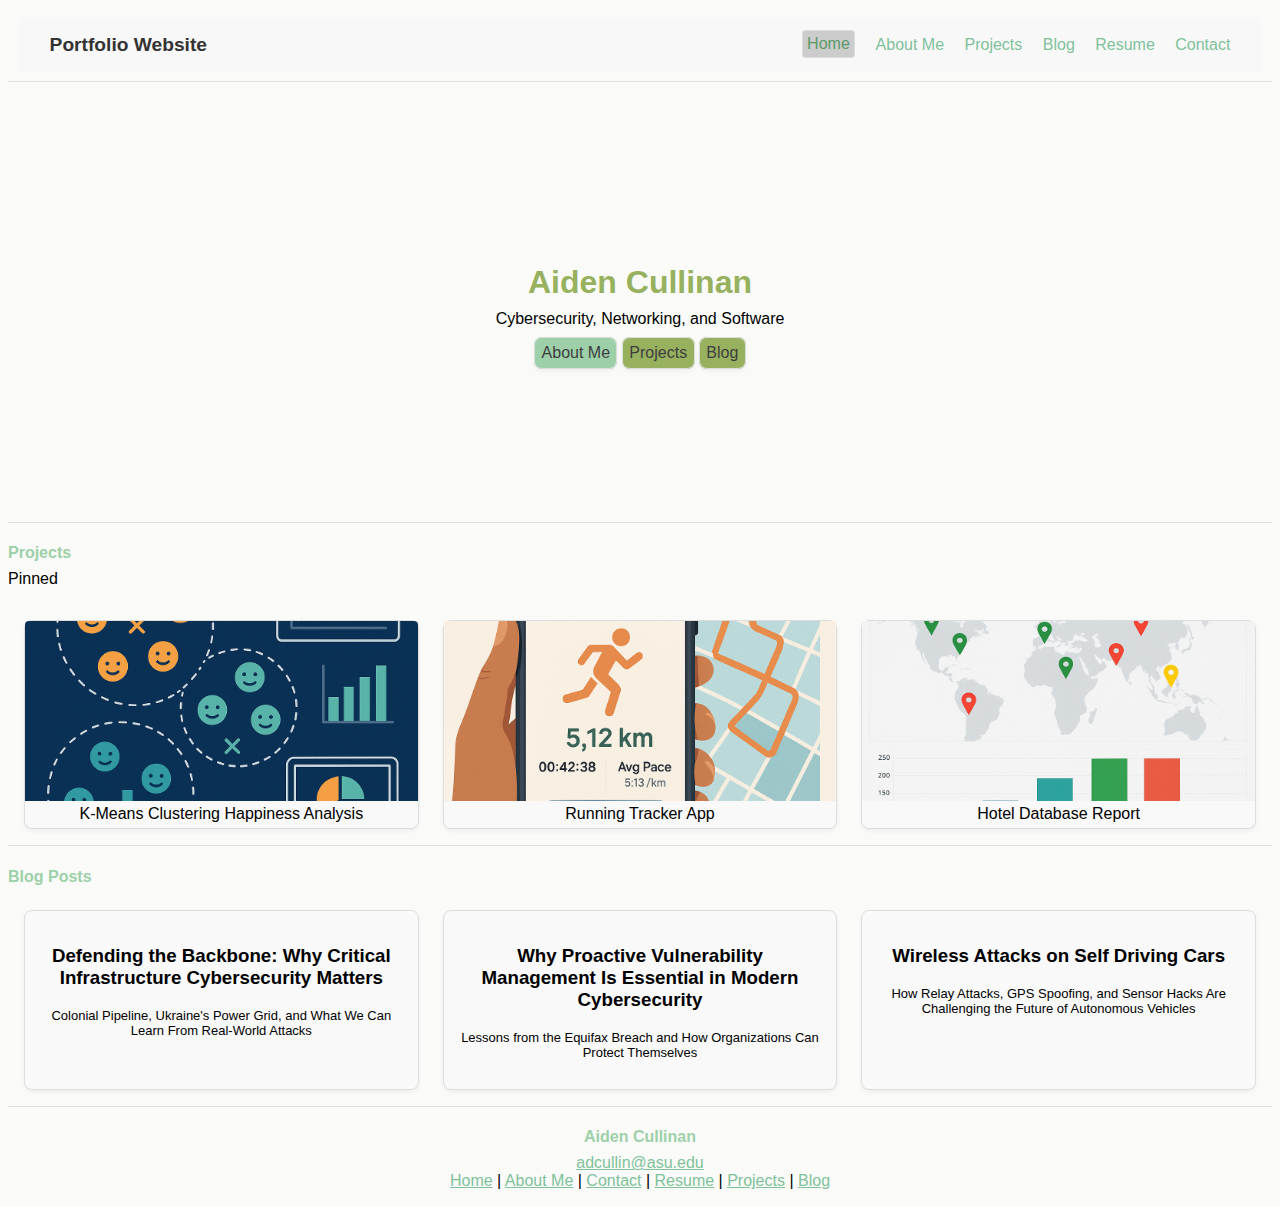
<file: index.html>
<!DOCTYPE html>
<html lang="en">
    <head>
        <meta charset="UTF-8" />
        <meta name="viewport" content="width=device-width, initial-scale=1.0" />
        <title>Aiden Cullinan | Portfolio</title>
        <link rel="stylesheet" href="styles.css" />
    </head>
    <body class="home">
        <header>
            <nav class="navbar">
                <div class="nav-left">
                    <a>Portfolio Website</a>    
                </div>
                <div class="nav-right">
                    <a href="index.html">Home</a>
                    <a href="aboutme.html">About Me</a>
                    <a href="">Projects</a>
                    <a href="">Blog</a>
                    <a href="">Resume</a>
                    <a href="">Contact</a>
                </div>
            </nav>
        </header>
        <main>
            <section class="hero">
                <h1>Aiden Cullinan</h1>
                <p>Cybersecurity, Networking, and Software</p>
                <div class="hero-buttons">
                    <a href="aboutme.html">About Me</a>
                    <a href="">Projects</a>
                    <a href="">Blog</a>
                </div>
            </section>
            <section class="projects">
                <h4>Projects</h2>
                <p>Pinned</p>
                <div class="project-grid">
                    <div class="project-card">
                        <img src="kmeanshappiness.png" alt="project-image">
                        <div class="project-title">K-Means Clustering Happiness Analysis</div>
                    </div>
                    <div class="project-card">
                        <img src="runningtrackerapp.png" alt="project-image">
                        <div class="project-title">Running Tracker App</div>
                    </div>
                    <div class="project-card">
                        <img src="hoteldatabasecard.png" alt="project-image">
                        <div class="project-title">Hotel Database Report</div>
                    </div>
                </div>
            </section>
            <section class="blog">
                <h4>Blog Posts</h4>
                <div class="blog-grid">
                    <article class="blog-post">
                        <h3>Defending the Backbone: Why Critical Infrastructure Cybersecurity Matters</h3>
                        <p>Colonial Pipeline, Ukraine's Power Grid, and What We Can Learn From Real-World Attacks</p>
                    </article>
                    <article class="blog-post">
                        <h3>Why Proactive Vulnerability Management Is Essential in Modern Cybersecurity</h3>
                        <p>Lessons from the Equifax Breach and How Organizations Can Protect Themselves</p>
                    </article>
                    <article class="blog-post">
                        <h3>Wireless Attacks on Self Driving Cars</h3>
                        <p>How Relay Attacks, GPS Spoofing, and Sensor Hacks Are Challenging the Future of Autonomous Vehicles</p>
                    </article>
                </div>
            </section>
        </main>
        <footer>
            <h4>Aiden Cullinan</h4>
            <a href="mailto:adcullin@asu.edu">adcullin@asu.edu</a>
            <p>
                <a href="index.html">Home</a> |
                <a href="aboutme.html">About Me</a> | 
                <a href="">Contact</a> | 
                <a href="">Resume</a> | 
                <a href="">Projects</a> | 
                <a href="">Blog</a>
            </p>
        </footer>
    </body>
</html>
</file>
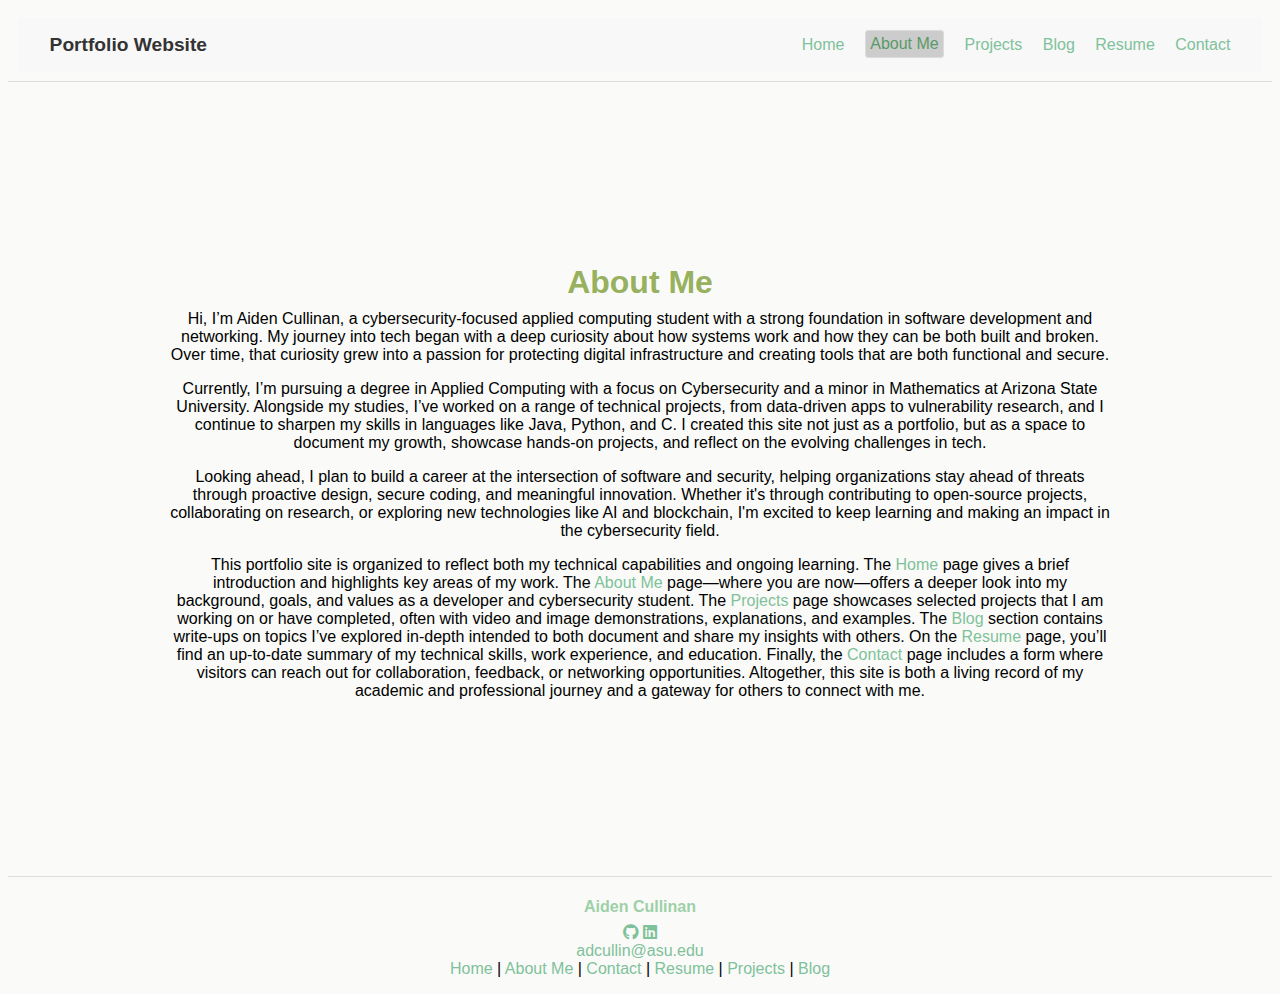
<file: aboutme.html>
<!DOCTYPE html>
<html lang="en">
    <head>
        <meta charset="UTF-8" />
        <meta name="viewport" content="width=device-width, initial-scale=1.0" />
        <title>Aiden Cullinan | Portfolio</title>
        <link rel="stylesheet" href="styles.css" />
        <link rel="stylesheet" href="https://cdnjs.cloudflare.com/ajax/libs/font-awesome/6.4.0/css/all.min.css">
    </head>
    <body class="aboutme">
        <header>
            <nav class="navbar">
                <div class="nav-left">
                    <a>Portfolio Website</a>    
                </div>
                <div class="nav-right">
                    <a href="index.html">Home</a>
                    <a href="aboutme.html">About Me</a>
                    <a href="projectslibrary.html">Projects</a>
                    <a href="bloglibrary.html">Blog</a>
                    <a href="resume.html">Resume</a>
                    <a href="contact.html">Contact</a>
                </div>
            </nav>
        </header>
        <main>
            <section class="hero">
                <h1>About Me</h1>
                <p>Hi, I’m Aiden Cullinan, a cybersecurity-focused applied computing student with a strong foundation in software development and networking. My journey into tech began with a deep curiosity about how systems work and how they can be both built and broken. Over time, that curiosity grew into a passion for protecting digital infrastructure and creating tools that are both functional and secure.</p>
                <p>Currently, I’m pursuing a degree in Applied Computing with a focus on Cybersecurity and a minor in Mathematics at Arizona State University. Alongside my studies, I’ve worked on a range of technical projects, from data-driven apps to vulnerability research, and I continue to sharpen my skills in languages like Java, Python, and C. I created this site not just as a portfolio, but as a space to document my growth, showcase hands-on projects, and reflect on the evolving challenges in tech.</p>
                <p>Looking ahead, I plan to build a career at the intersection of software and security, helping organizations stay ahead of threats through proactive design, secure coding, and meaningful innovation. Whether it's through contributing to open-source projects, collaborating on research, or exploring new technologies like AI and blockchain, I'm excited to keep learning and making an impact in the cybersecurity field.</p>
                <p>This portfolio site is organized to reflect both my technical capabilities and ongoing learning. The <a href="index.html">Home</a> page gives a brief introduction and highlights key areas of my work. The <a href="aboutme.html">About Me</a> page—where you are now—offers a deeper look into my background, goals, and values as a developer and cybersecurity student. The <a href="projectslibrary.html">Projects</a> page showcases selected projects that I am working on or have completed, often with video and image demonstrations, explanations, and examples. The <a href="bloglibrary.html">Blog</a> section contains write-ups on topics I’ve explored in-depth intended to both document and share my insights with others. On the <a href="resume.html">Resume</a> page, you’ll find an up-to-date summary of my technical skills, work experience, and education. Finally, the <a href="contact.html">Contact</a> page includes a form where visitors can reach out for collaboration, feedback, or networking opportunities. Altogether, this site is both a living record of my academic and professional journey and a gateway for others to connect with me.</p>
            </section>
        </main>
        <footer>
            <h4>Aiden Cullinan</h4>
            <div class="social-icons">
                <a href="https://github.com/aidencullinan" target="_blank" aria-label="GitHub">
                    <i class="fab fa-github fs-2x"></i>
                </a>
                <a href="https://www.linkedin.com/in/aidencullinan/" target="_blank" aria-label="LinkedIn">
                    <i class="fab fa-linkedin fs-2x"></i>
                </a>
            </div>
            <div class="email">
                <a href="mailto:adcullin@asu.edu">adcullin@asu.edu</a>
            </div>
            <p>
                <a href="index.html">Home</a> |
                <a href="aboutme.html">About Me</a> | 
                <a href="contact.html">Contact</a> | 
                <a href="">Resume</a> | 
                <a href="">Projects</a> | 
                <a href="">Blog</a>
            </p>
        </footer>
    </body>
</html>
</file>
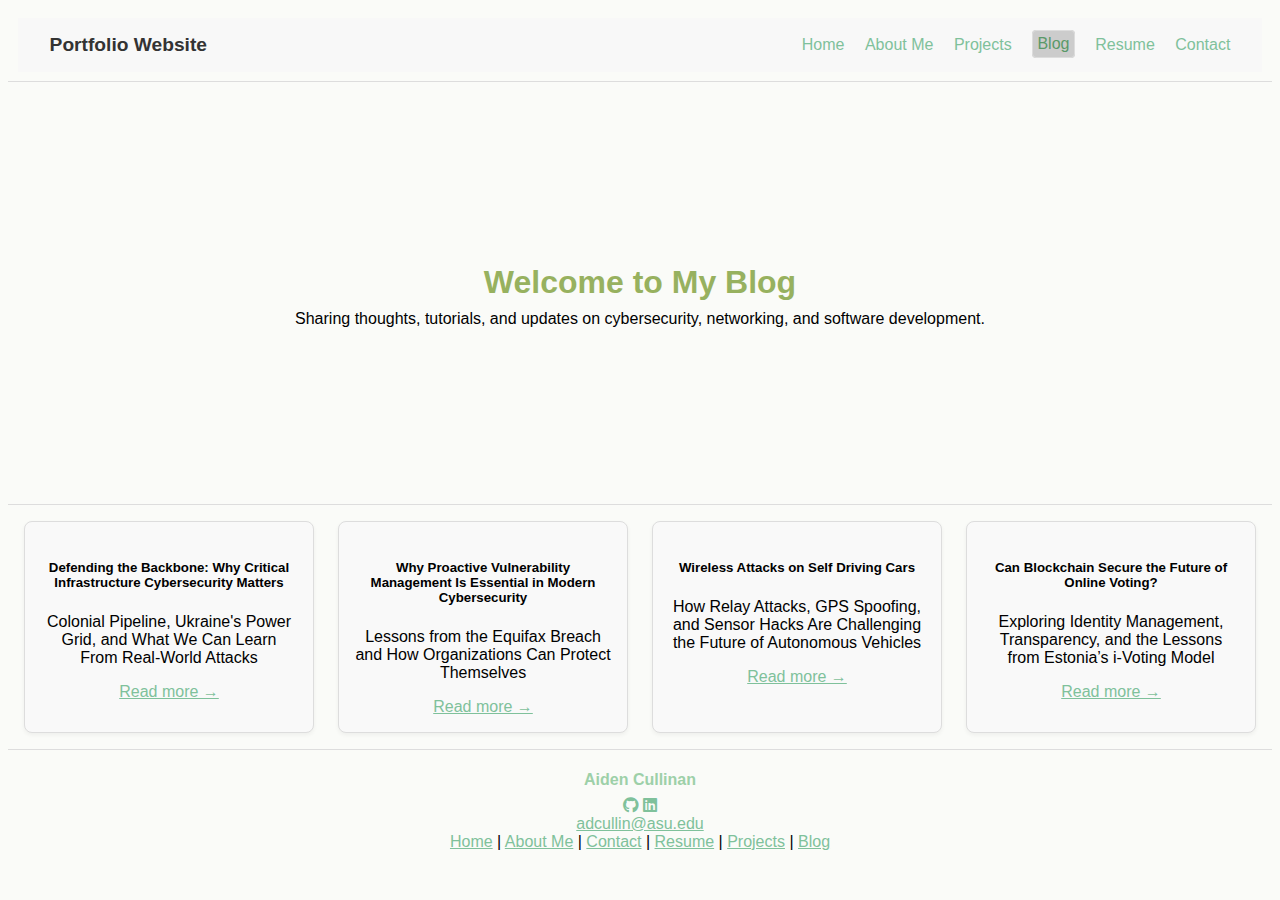
<file: bloglibrary.html>
<!DOCTYPE html>
<html lang="en">
    <head>
        <meta charset="UTF-8" />
        <meta name="viewport" content="width=device-width, initial-scale=1.0" />
        <title>Aiden Cullinan | Portfolio</title>
        <link rel="stylesheet" href="styles.css" />
        <link rel="stylesheet" href="https://cdnjs.cloudflare.com/ajax/libs/font-awesome/6.4.0/css/all.min.css">
    </head>
    <body class="bloglibrary">
        <header>
            <nav class="navbar">
                <div class="nav-left">
                    <a>Portfolio Website</a>    
                </div>
                <div class="nav-right">
                    <a href="index.html">Home</a>
                    <a href="aboutme.html">About Me</a>
                    <a href="projectslibrary.html">Projects</a>
                    <a href="bloglibrary.html">Blog</a>
                    <a href="resume.html">Resume</a>
                    <a href="contact.html">Contact</a>
                </div>
            </nav>
        </header>
        <main>
            <section class="hero blog-hero">
                <h1>Welcome to My Blog</h1>
                <p>Sharing thoughts, tutorials, and updates on cybersecurity, networking, and software development.</p>
            </section>

            <section class="blog-grid">
                <article class="blog-post">
                    <h5>Defending the Backbone: Why Critical Infrastructure Cybersecurity Matters</h5>
                    <p>Colonial Pipeline, Ukraine's Power Grid, and What We Can Learn From Real-World Attacks</p>
                    <a href="blogposts/blogpost-critinfra.html">Read more →</a>
                </article>
                <article class="blog-post">
                    <h5>Why Proactive Vulnerability Management Is Essential in Modern Cybersecurity</h5>
                    <p>Lessons from the Equifax Breach and How Organizations Can Protect Themselves</p>
                    <a href="blogposts/blogpost-proactivemanagement.html">Read more →</a>
                </article>
                <article class="blog-post">
                    <h5>Wireless Attacks on Self Driving Cars</h5>
                    <p>How Relay Attacks, GPS Spoofing, and Sensor Hacks Are Challenging the Future of Autonomous Vehicles</p>
                    <a href="posts/kmeans-happiness.html">Read more →</a>
                </article>
                <article class="blog-post">
                    <h5>Can Blockchain Secure the Future of Online Voting?</h5>
                    <p>Exploring Identity Management, Transparency, and the Lessons from Estonia’s i-Voting Model</p>
                    <a href="blogposts/blogpost-blockchainvoting.html">Read more →</a>
                </article>
            </section>
        </main>
        <footer>
            <h4>Aiden Cullinan</h4>
            <div class="social-icons">
                <a href="https://github.com/aidencullinan" target="_blank" aria-label="GitHub">
                    <i class="fab fa-github fs-2x"></i>
                </a>
                <a href="https://www.linkedin.com/in/aidencullinan/" target="_blank" aria-label="LinkedIn">
                    <i class="fab fa-linkedin fs-2x"></i>
                </a>
            </div>
            <div class="email">
                <a href="mailto:adcullin@asu.edu">adcullin@asu.edu</a>
            </div>
            <p>
                <a href="index.html">Home</a> |
                <a href="aboutme.html">About Me</a> | 
                <a href="contact.html">Contact</a> | 
                <a href="resume.html">Resume</a> | 
                <a href="projectslibrary.html">Projects</a> | 
                <a href="bloglibrary.html">Blog</a>
            </p>
        </footer>
    </body>
</html>
</file>
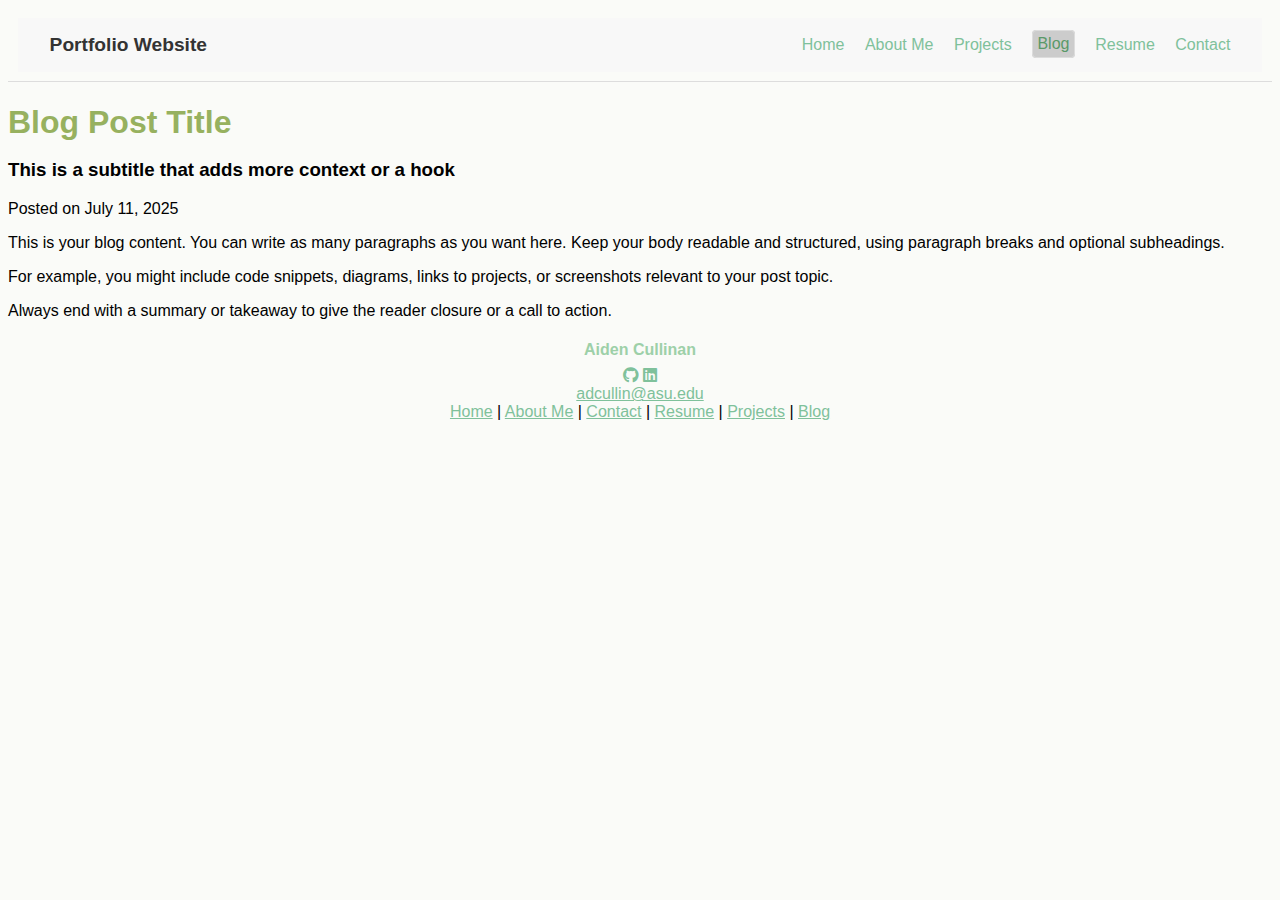
<file: blogpost-template.html>
<!DOCTYPE html>
<html lang="en">
    <head>
        <meta charset="UTF-8" />
        <meta name="viewport" content="width=device-width, initial-scale=1.0" />
        <title>Aiden Cullinan | Portfolio</title>
        <link rel="stylesheet" href="styles.css" />
        <link rel="stylesheet" href="https://cdnjs.cloudflare.com/ajax/libs/font-awesome/6.4.0/css/all.min.css">
    </head>
    <body class="bloglibrary">
        <header>
            <nav class="navbar">
                <div class="nav-left">
                    <a>Portfolio Website</a>    
                </div>
                <div class="nav-right">
                    <a href="index.html">Home</a>
                    <a href="aboutme.html">About Me</a>
                    <a href="projectslibrary.html">Projects</a>
                    <a href="bloglibrary.html">Blog</a>
                    <a href="resume.html">Resume</a>
                    <a href="contact.html">Contact</a>
                </div>
            </nav>
        </header>
        <main class="blog-post-container">
            <article class="blog-post-full">
            <h1 class="blog-title">Blog Post Title</h1>
            <h3 class="blog-subtitle">This is a subtitle that adds more context or a hook</h3>
            <p class="blog-date">Posted on July 11, 2025</p>

            <div class="blog-body">
                <p>
                This is your blog content. You can write as many paragraphs as you want here. Keep your body readable and structured, using paragraph breaks and optional subheadings.
                </p>
                <p>
                For example, you might include code snippets, diagrams, links to projects, or screenshots relevant to your post topic.
                </p>
                <p>
                Always end with a summary or takeaway to give the reader closure or a call to action.
                </p>
            </div>
            </article>
        </main>
        <footer>
            <h4>Aiden Cullinan</h4>
            <div class="social-icons">
                <a href="https://github.com/aidencullinan" target="_blank" aria-label="GitHub">
                    <i class="fab fa-github fs-2x"></i>
                </a>
                <a href="https://www.linkedin.com/in/aidencullinan/" target="_blank" aria-label="LinkedIn">
                    <i class="fab fa-linkedin fs-2x"></i>
                </a>
            </div>
            <div class="email">
                <a href="mailto:adcullin@asu.edu">adcullin@asu.edu</a>
            </div>
            <p>
                <a href="index.html">Home</a> |
                <a href="aboutme.html">About Me</a> | 
                <a href="contact.html">Contact</a> | 
                <a href="resume.html">Resume</a> | 
                <a href="projectslibrary.html">Projects</a> | 
                <a href="bloglibrary.html">Blog</a>
            </p>
        </footer>
    </body>
</html>
</file>
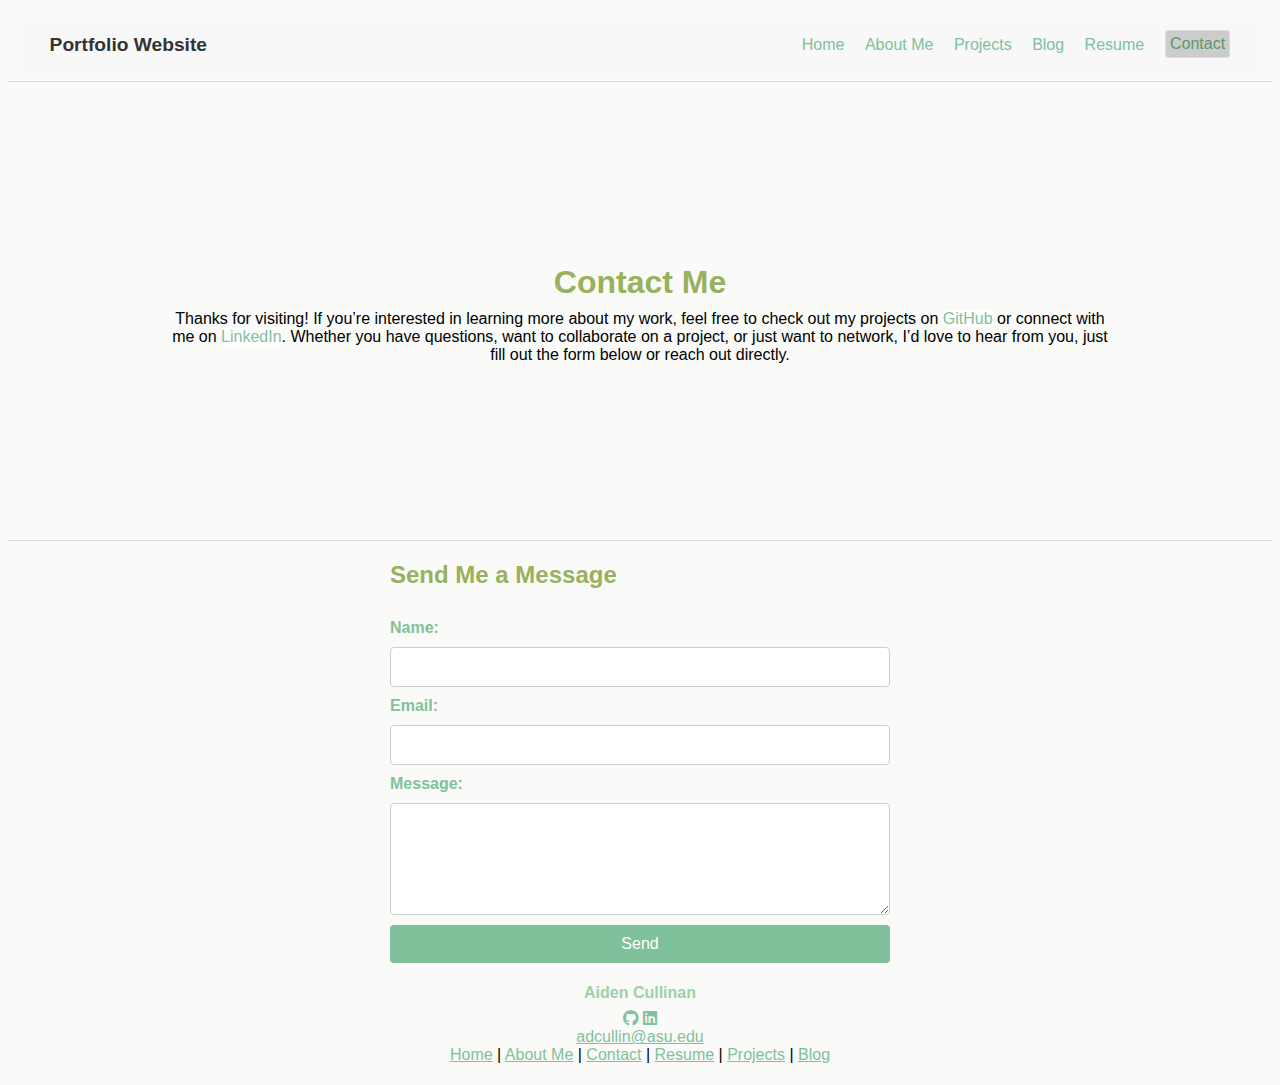
<file: contact.html>
<!DOCTYPE html>
<html lang="en">
    <head>
        <meta charset="UTF-8" />
        <meta name="viewport" content="width=device-width, initial-scale=1.0" />
        <title>Aiden Cullinan | Portfolio</title>
        <link rel="stylesheet" href="styles.css" />
        <link rel="stylesheet" href="https://cdnjs.cloudflare.com/ajax/libs/font-awesome/6.4.0/css/all.min.css">
    </head>
    <body class="contact">
        <header>
            <nav class="navbar">
                <div class="nav-left">
                    <a>Portfolio Website</a>    
                </div>
                <div class="nav-right">
                    <a href="index.html">Home</a>
                    <a href="aboutme.html">About Me</a>
                    <a href="projectslibrary.html">Projects</a>
                    <a href="bloglibrary.html">Blog</a>
                    <a href="resume.html">Resume</a>
                    <a href="contact.html">Contact</a>
                </div>
            </nav>
        </header>
        <main>
            <section class="hero">
                <h1>Contact Me</h1>  
                <p>Thanks for visiting! If you’re interested in learning more about my work, feel free to check out my projects on <a href="https://github.com/aidencullinan" target="_blank" rel="noopener noreferrer">GitHub</a> or connect with me on <a href="https://www.linkedin.com/in/aidencullinan/" target="_blank" rel="noopener noreferrer">LinkedIn</a>. Whether you have questions, want to collaborate on a project, or just want to network, I’d love to hear from you, just fill out the form below or reach out directly.</p>
            </section>
        </main>
        <form class="contact-form" action="#" method="post">
            <h2>Send Me a Message</h2>
            <label for="name">Name:</label>
            <input type="text" id="name" name="name" required>
            <label for="email">Email:</label>
            <input type="email" id="email" name="email" required>
            <label for="message">Message:</label>
            <textarea id="message" name="message" rows="5" required></textarea>
            <button type="submit">Send</button>
        </form>
        <footer>
            <h4>Aiden Cullinan</h4>
            <div class="social-icons">
                <a href="https://github.com/aidencullinan" target="_blank" aria-label="GitHub">
                    <i class="fab fa-github fs-2x"></i>
                </a>
                <a href="https://www.linkedin.com/in/aidencullinan/" target="_blank" aria-label="LinkedIn">
                    <i class="fab fa-linkedin fs-2x"></i>
                </a>
            </div>
            <div class="email">
                <a href="mailto:adcullin@asu.edu">adcullin@asu.edu</a>
            </div>
            <p>
                <a href="index.html">Home</a> |
                <a href="aboutme.html">About Me</a> | 
                <a href="contact.html">Contact</a> | 
                <a href="resume.html">Resume</a> | 
                <a href="projectslibrary.html">Projects</a> | 
                <a href="bloglibrary.html">Blog</a>
            </p>
        </footer>
    </body>
</html>
</file>
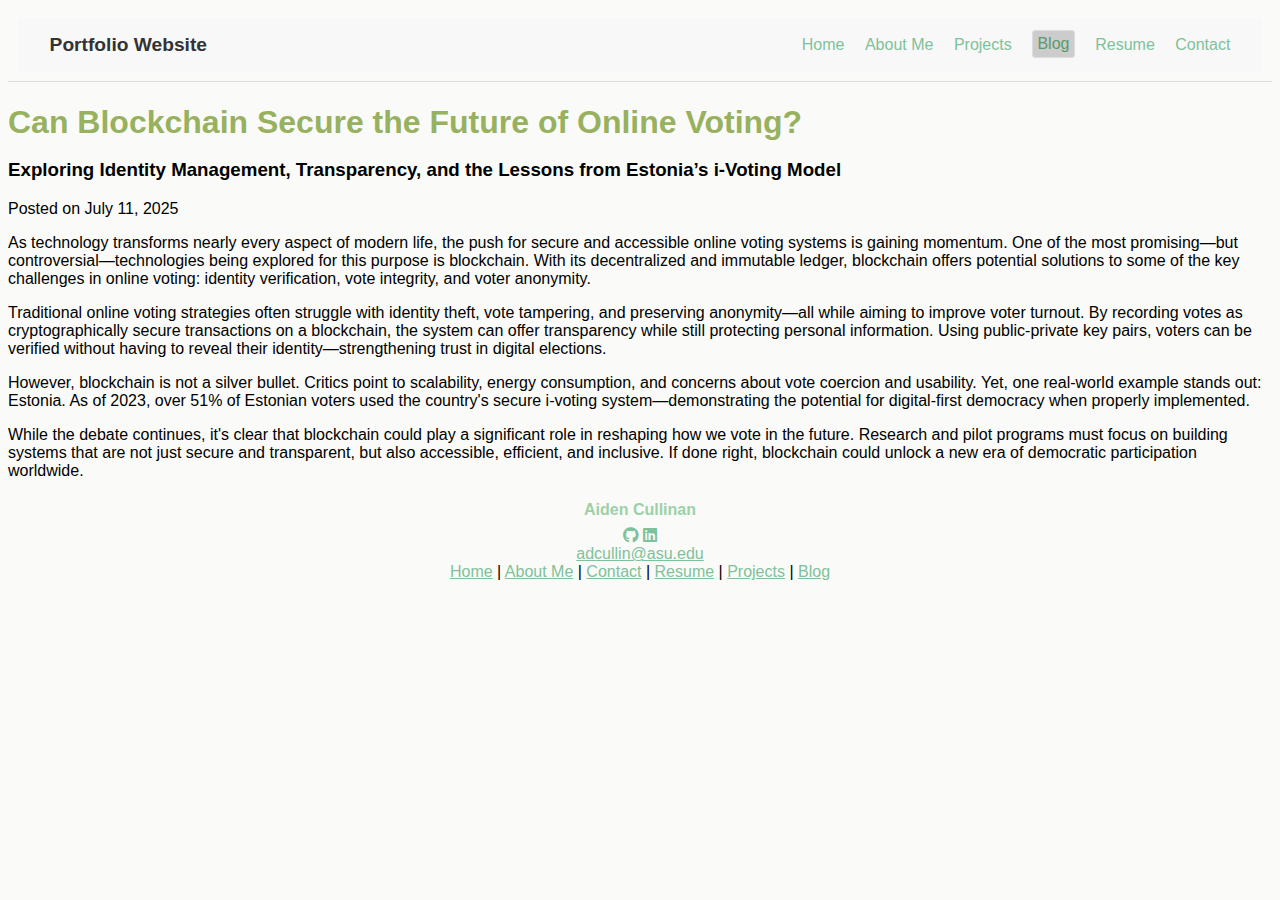
<file: blogposts/blogpost-blockchainvoting.html>
<!DOCTYPE html>
<html lang="en">
    <head>
        <meta charset="UTF-8" />
        <meta name="viewport" content="width=device-width, initial-scale=1.0" />
        <title>Aiden Cullinan | Portfolio</title>
        <link rel="stylesheet" href="../styles.css" />
        <link rel="stylesheet" href="https://cdnjs.cloudflare.com/ajax/libs/font-awesome/6.4.0/css/all.min.css">
    </head>
    <body class="bloglibrary">
        <header>
            <nav class="navbar">
                <div class="nav-left">
                    <a>Portfolio Website</a>    
                </div>
                <div class="nav-right">
                    <a href="index.html">Home</a>
                    <a href="aboutme.html">About Me</a>
                    <a href="projectslibrary.html">Projects</a>
                    <a href="bloglibrary.html">Blog</a>
                    <a href="resume.html">Resume</a>
                    <a href="contact.html">Contact</a>
                </div>
            </nav>
        </header>
        <main class="blog-post-container">
            <article class="blog-post-full">
            <h1 class="blog-title">Can Blockchain Secure the Future of Online Voting?</h1>
            <h3 class="blog-subtitle">Exploring Identity Management, Transparency, and the Lessons from Estonia’s i-Voting Model</h3>
            <p class="blog-date">Posted on July 11, 2025</p>

            <div class="blog-body">
                <p>
                    As technology transforms nearly every aspect of modern life, the push for secure and accessible online voting systems is gaining momentum. One of the most promising—but controversial—technologies being explored for this purpose is blockchain. With its decentralized and immutable ledger, blockchain offers potential solutions to some of the key challenges in online voting: identity verification, vote integrity, and voter anonymity.
                </p>
                <p>
                    Traditional online voting strategies often struggle with identity theft, vote tampering, and preserving anonymity—all while aiming to improve voter turnout. By recording votes as cryptographically secure transactions on a blockchain, the system can offer transparency while still protecting personal information. Using public-private key pairs, voters can be verified without having to reveal their identity—strengthening trust in digital elections.
                </p>
                <p>
                    However, blockchain is not a silver bullet. Critics point to scalability, energy consumption, and concerns about vote coercion and usability. Yet, one real-world example stands out: Estonia. As of 2023, over 51% of Estonian voters used the country's secure i-voting system—demonstrating the potential for digital-first democracy when properly implemented.
                </p>
                <p>
                    While the debate continues, it's clear that blockchain could play a significant role in reshaping how we vote in the future. Research and pilot programs must focus on building systems that are not just secure and transparent, but also accessible, efficient, and inclusive. If done right, blockchain could unlock a new era of democratic participation worldwide.
                </p>
            </div>
            </article>
        </main>
        <footer>
            <h4>Aiden Cullinan</h4>
            <div class="social-icons">
                <a href="https://github.com/aidencullinan" target="_blank" aria-label="GitHub">
                    <i class="fab fa-github fs-2x"></i>
                </a>
                <a href="https://www.linkedin.com/in/aidencullinan/" target="_blank" aria-label="LinkedIn">
                    <i class="fab fa-linkedin fs-2x"></i>
                </a>
            </div>
            <div class="email">
                <a href="mailto:adcullin@asu.edu">adcullin@asu.edu</a>
            </div>
            <p>
                <a href="index.html">Home</a> |
                <a href="aboutme.html">About Me</a> | 
                <a href="contact.html">Contact</a> | 
                <a href="resume.html">Resume</a> | 
                <a href="projectslibrary.html">Projects</a> | 
                <a href="bloglibrary.html">Blog</a>
            </p>
        </footer>
    </body>
</html>
</file>
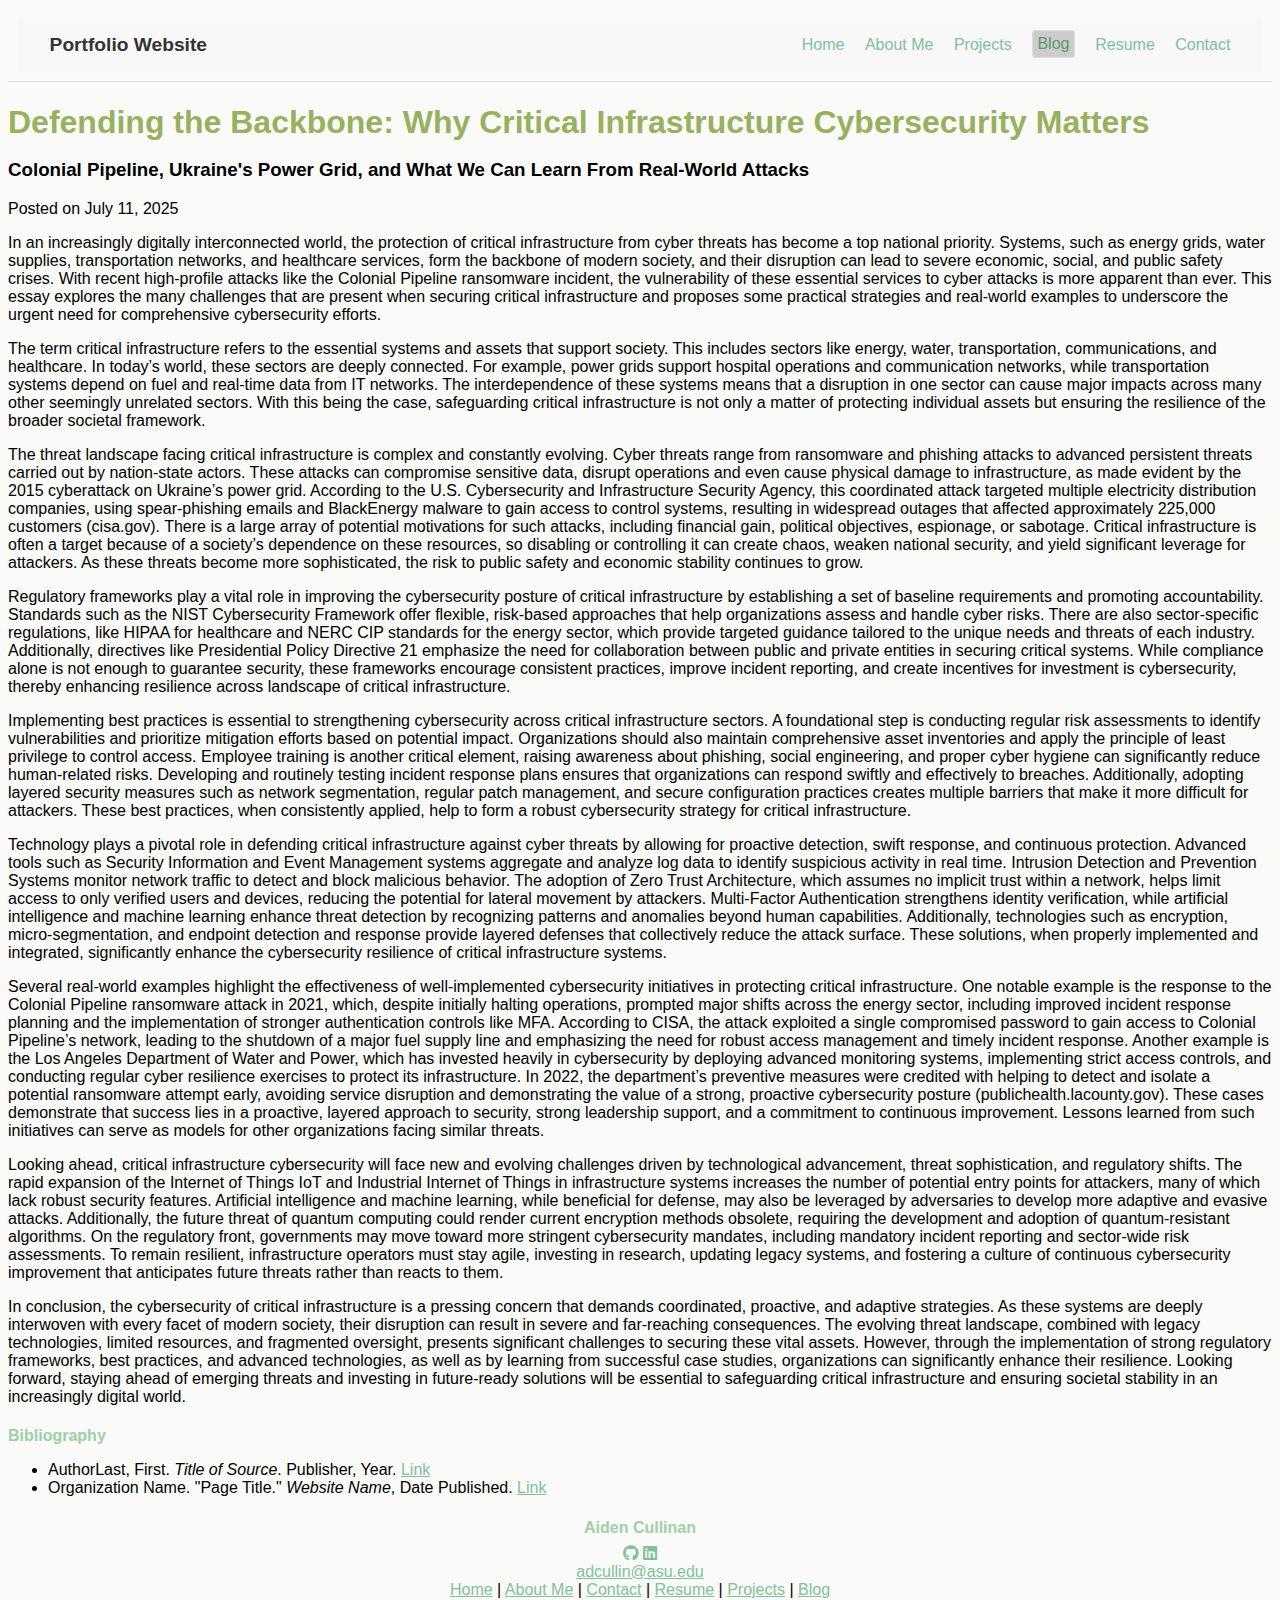
<file: blogposts/blogpost-critinfra.html>
<!DOCTYPE html>
<html lang="en">
    <head>
        <meta charset="UTF-8" />
        <meta name="viewport" content="width=device-width, initial-scale=1.0" />
        <title>Aiden Cullinan | Portfolio</title>
        <link rel="stylesheet" href="../styles.css" />
        <link rel="stylesheet" href="https://cdnjs.cloudflare.com/ajax/libs/font-awesome/6.4.0/css/all.min.css">
    </head>
    <body class="bloglibrary">
        <header>
            <nav class="navbar">
                <div class="nav-left">
                    <a>Portfolio Website</a>    
                </div>
                <div class="nav-right">
                    <a href="../index.html">Home</a>
                    <a href="../aboutme.html">About Me</a>
                    <a href="../projectslibrary.html">Projects</a>
                    <a href="../bloglibrary.html">Blog</a>
                    <a href="../resume.html">Resume</a>
                    <a href="../contact.html">Contact</a>
                </div>
            </nav>
        </header>
        <main class="blog-post-container">
            <article class="blog-post-full">
            <h1 class="blog-title">Defending the Backbone: Why Critical Infrastructure Cybersecurity Matters</h1>
            <h3 class="blog-subtitle">Colonial Pipeline, Ukraine's Power Grid, and What We Can Learn From Real-World Attacks</h3>
            <p class="blog-date">Posted on July 11, 2025</p>

            <div class="blog-body">
                <p>
	            In an increasingly digitally interconnected world, the protection of critical infrastructure from cyber threats has become a top national priority. Systems, such as energy grids, water supplies, transportation networks, and healthcare services, form the backbone of modern society, and their  disruption can lead to severe economic, social, and public safety crises. With recent high-profile  attacks like the Colonial Pipeline ransomware incident, the vulnerability of these essential services to cyber attacks is more apparent than ever. This essay explores the many challenges that are present when securing critical infrastructure and proposes some practical strategies and real-world examples to underscore the urgent need for comprehensive cybersecurity efforts.                </p>
                </p>
                <p>
	            The term critical infrastructure refers to the essential systems and assets that support society. This includes sectors like energy, water, transportation, communications, and healthcare. In today’s world, these sectors are deeply connected. For example, power grids support hospital operations and communication networks, while transportation systems depend on fuel and real-time data from IT networks. The interdependence of these systems means that a disruption in one sector can cause major impacts across many other seemingly unrelated sectors. With this being the case, safeguarding critical infrastructure is not only a matter of protecting individual assets but ensuring the resilience of the broader societal framework.                </p>
                </p>
                <p>
	            The threat landscape facing critical infrastructure is complex and constantly evolving. Cyber threats range from ransomware and phishing attacks to advanced persistent threats carried out by nation-state actors. These attacks can compromise sensitive data, disrupt operations and even cause physical damage to infrastructure, as made evident by the 2015 cyberattack on Ukraine’s power grid. According to the U.S. Cybersecurity and Infrastructure Security Agency, this coordinated attack targeted multiple electricity distribution companies, using spear-phishing emails and BlackEnergy malware to gain access to control systems, resulting in widespread outages that affected approximately 225,000 customers (cisa.gov). There is a large array of potential motivations for such attacks, including financial gain, political objectives, espionage, or sabotage. Critical infrastructure is often a target because of a society’s dependence on these resources, so disabling or controlling it can create chaos, weaken national security, and yield significant leverage for attackers. As these threats become more sophisticated, the risk to public safety and economic stability continues to grow.                
                </p>
                <p>
	            Regulatory frameworks play a vital role in improving the cybersecurity posture of critical infrastructure by establishing a set of baseline requirements and promoting accountability. Standards such as the NIST Cybersecurity Framework offer flexible, risk-based approaches that help organizations assess and handle cyber risks. There are also sector-specific regulations, like HIPAA for healthcare and NERC CIP standards for the energy sector, which provide targeted guidance tailored to the unique needs and threats of each industry. Additionally, directives like Presidential Policy Directive 21 emphasize the need for collaboration between public and private entities in securing critical systems. While compliance alone is not enough to guarantee security, these frameworks encourage consistent practices, improve incident reporting, and create incentives for investment is cybersecurity, thereby enhancing resilience across landscape of critical infrastructure. 
                </p>
                <p>
	            Implementing best practices is essential to strengthening cybersecurity across critical infrastructure sectors. A foundational step is conducting regular risk assessments to identify vulnerabilities and prioritize mitigation efforts based on potential impact. Organizations should also maintain comprehensive asset inventories and apply the principle of least privilege to control access. Employee training is another critical element, raising awareness about phishing, social engineering, and proper cyber hygiene can significantly reduce human-related risks. Developing and routinely testing incident response plans ensures that organizations can respond swiftly and effectively to breaches. Additionally, adopting layered security measures such as network segmentation, regular patch management, and secure configuration practices creates multiple barriers that make it more difficult for attackers. These best practices, when consistently applied, help to form a robust cybersecurity strategy for critical infrastructure.
                </p>
                <p>
                Technology plays a pivotal role in defending critical infrastructure against cyber threats by allowing for proactive detection, swift response, and continuous protection. Advanced tools such as Security Information and Event Management systems aggregate and analyze log data to identify suspicious activity in real time. Intrusion Detection and Prevention Systems monitor network traffic to detect and block malicious behavior. The adoption of Zero Trust Architecture, which assumes no implicit trust within a network, helps limit access to only verified users and devices, reducing the potential for lateral movement by attackers. Multi-Factor Authentication strengthens identity verification, while artificial intelligence and machine learning enhance threat detection by recognizing patterns and anomalies beyond human capabilities. Additionally, technologies such as encryption, micro-segmentation, and endpoint detection and response provide layered defenses that collectively reduce the attack surface. These solutions, when properly implemented and integrated, significantly enhance the cybersecurity resilience of critical infrastructure systems.
	            </p>
                <p>
                Several real-world examples highlight the effectiveness of well-implemented cybersecurity initiatives in protecting critical infrastructure. One notable example is the response to the Colonial Pipeline ransomware attack in 2021, which, despite initially halting operations, prompted major shifts across the energy sector, including improved incident response planning and the implementation of stronger authentication controls like MFA. According to CISA, the attack exploited a single compromised password to gain access to Colonial Pipeline’s network, leading to the shutdown of a major fuel supply line and emphasizing the need for robust access management and timely incident response. Another example is the Los Angeles Department of Water and Power, which has invested heavily in cybersecurity by deploying advanced monitoring systems, implementing strict access controls, and conducting regular cyber resilience exercises to protect its infrastructure. In 2022, the department’s preventive measures were credited with helping to detect and isolate a potential ransomware attempt early, avoiding service disruption and demonstrating the value of a strong, proactive cybersecurity posture (publichealth.lacounty.gov). These cases demonstrate that success lies in a proactive, layered approach to security, strong leadership support, and a commitment to continuous improvement. Lessons learned from such initiatives can serve as models for other organizations facing similar threats.
                </p>
                <p>
                Looking ahead, critical infrastructure cybersecurity will face new and evolving challenges driven by technological advancement, threat sophistication, and regulatory shifts. The rapid expansion of the Internet of Things IoT and Industrial Internet of Things in infrastructure systems increases the number of potential entry points for attackers, many of which lack robust security features. Artificial intelligence and machine learning, while beneficial for defense, may also be leveraged by adversaries to develop more adaptive and evasive attacks. Additionally, the future threat of quantum computing could render current encryption methods obsolete, requiring the development and adoption of quantum-resistant algorithms. On the regulatory front, governments may move toward more stringent cybersecurity mandates, including mandatory incident reporting and sector-wide risk assessments. To remain resilient, infrastructure operators must stay agile, investing in research, updating legacy systems, and fostering a culture of continuous cybersecurity improvement that anticipates future threats rather than reacts to them.
                </p>
                <p>
                In conclusion, the cybersecurity of critical infrastructure is a pressing concern that demands coordinated, proactive, and adaptive strategies. As these systems are deeply interwoven with every facet of modern society, their disruption can result in severe and far-reaching consequences. The evolving threat landscape, combined with legacy technologies, limited resources, and fragmented oversight, presents significant challenges to securing these vital assets. However, through the implementation of strong regulatory frameworks, best practices, and advanced technologies, as well as by learning from successful case studies, organizations can significantly enhance their resilience. Looking forward, staying ahead of emerging threats and investing in future-ready solutions will be essential to safeguarding critical infrastructure and ensuring societal stability in an increasingly digital world.
                </p>
            </div>
            </article>
            <section class="bibliography">
                <h4>Bibliography</h4>
                <ul>
                    <li>
                    AuthorLast, First. <em>Title of Source</em>. Publisher, Year. 
                    <a href="https://example.com" target="_blank">Link</a>
                    </li>
                    <li>
                    Organization Name. "Page Title." <em>Website Name</em>, Date Published. 
                    <a href="https://example.com" target="_blank">Link</a>
                    </li>
                    <!-- Add more list items as needed -->
                </ul>
            </section>
        </main>
        <footer>
            <h4>Aiden Cullinan</h4>
            <div class="social-icons">
                <a href="https://github.com/aidencullinan" target="_blank" aria-label="GitHub">
                    <i class="fab fa-github fs-2x"></i>
                </a>
                <a href="https://www.linkedin.com/in/aidencullinan/" target="_blank" aria-label="LinkedIn">
                    <i class="fab fa-linkedin fs-2x"></i>
                </a>
            </div>
            <div class="email">
                <a href="mailto:adcullin@asu.edu">adcullin@asu.edu</a>
            </div>
            <p>
                <a href="../index.html">Home</a> |
                <a href="../aboutme.html">About Me</a> | 
                <a href="../contact.html">Contact</a> | 
                <a href="../resume.html">Resume</a> | 
                <a href="../projectslibrary.html">Projects</a> | 
                <a href="../bloglibrary.html">Blog</a>
            </p>
        </footer>
    </body>
</html>
</file>
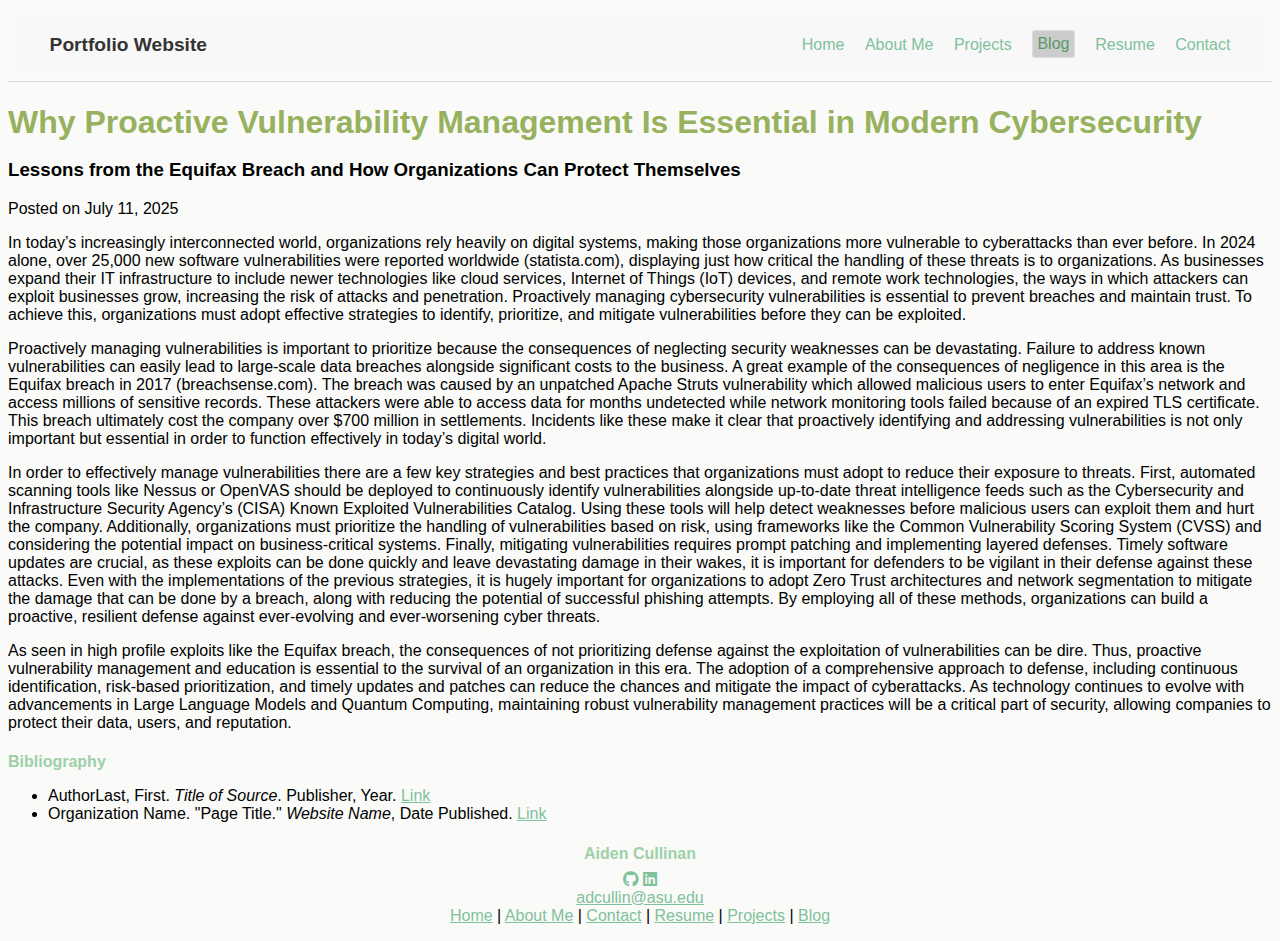
<file: blogposts/blogpost-proactivemanagement.html>
<!DOCTYPE html>
<html lang="en">
    <head>
        <meta charset="UTF-8" />
        <meta name="viewport" content="width=device-width, initial-scale=1.0" />
        <title>Aiden Cullinan | Portfolio</title>
        <link rel="stylesheet" href="../styles.css" />
        <link rel="stylesheet" href="https://cdnjs.cloudflare.com/ajax/libs/font-awesome/6.4.0/css/all.min.css">
    </head>
    <body class="bloglibrary">
        <header>
            <nav class="navbar">
                <div class="nav-left">
                    <a>Portfolio Website</a>    
                </div>
                <div class="nav-right">
                    <a href="../index.html">Home</a>
                    <a href="../aboutme.html">About Me</a>
                    <a href="../projectslibrary.html">Projects</a>
                    <a href="../bloglibrary.html">Blog</a>
                    <a href="../resume.html">Resume</a>
                    <a href="../contact.html">Contact</a>
                </div>
            </nav>
        </header>
        <main class="blog-post-container">
            <article class="blog-post-full">
            <h1 class="blog-title">Why Proactive Vulnerability Management Is Essential in Modern Cybersecurity</h1>
            <h3 class="blog-subtitle">Lessons from the Equifax Breach and How Organizations Can Protect Themselves</h3>
            <p class="blog-date">Posted on July 11, 2025</p>

            <div class="blog-body">
                <p>
                In today’s increasingly interconnected world, organizations rely heavily on digital systems, making those organizations more vulnerable to cyberattacks than ever before. In 2024 alone, over 25,000 new software vulnerabilities were reported worldwide (statista.com), displaying just how critical the handling of these threats is to organizations. As businesses expand their IT infrastructure to include newer technologies like cloud services, Internet of Things (IoT) devices, and remote work technologies, the ways in which attackers can exploit businesses grow, increasing the risk of attacks and penetration. Proactively managing cybersecurity vulnerabilities is essential to prevent breaches and maintain trust. To achieve this, organizations must adopt effective strategies to identify, prioritize, and mitigate vulnerabilities before they can be exploited.
                </p>
                <p>
                Proactively managing vulnerabilities is important to prioritize because the consequences of neglecting security weaknesses can be devastating. Failure to address known vulnerabilities can easily lead to large-scale data breaches alongside significant costs to the business. A great example of the consequences of negligence in this area is the Equifax breach in 2017 (breachsense.com). The breach was caused by an unpatched Apache Struts vulnerability which allowed malicious users to enter Equifax’s network and access millions of sensitive records. These attackers were able to access data for months undetected while network monitoring tools failed because of an expired TLS certificate. This breach ultimately cost the company over $700 million in settlements. Incidents like these make it clear that proactively identifying and addressing vulnerabilities is not only important but essential in order to function effectively  in today’s digital world. 
                </p>
                <p>
                In order to effectively manage vulnerabilities there are a few key strategies and best practices that organizations must adopt  to reduce their exposure to threats. First, automated scanning tools like Nessus or OpenVAS should be deployed to continuously identify vulnerabilities alongside up-to-date threat intelligence feeds such as the Cybersecurity and Infrastructure Security Agency’s (CISA) Known Exploited Vulnerabilities Catalog. Using these tools will help detect weaknesses before malicious users can exploit them and hurt the company. Additionally, organizations must prioritize the handling of vulnerabilities based on risk, using frameworks like the Common Vulnerability Scoring System (CVSS) and considering the potential impact on business-critical systems. Finally, mitigating vulnerabilities requires prompt patching and implementing layered defenses. Timely software updates are crucial, as these exploits can be done quickly and leave devastating damage in their wakes, it is important for defenders to be vigilant in their defense against these attacks. Even with the implementations of the previous strategies, it is hugely important for organizations to adopt Zero Trust architectures and network segmentation to mitigate the damage that can be done by a breach, along with reducing the potential of successful phishing attempts. By employing all of these methods, organizations can build a proactive, resilient defense against ever-evolving and ever-worsening cyber threats.
                </p>
                <p>
                As seen in high profile exploits like the Equifax breach, the consequences of not prioritizing defense against the exploitation of vulnerabilities can be dire. Thus, proactive vulnerability management and education is essential to the survival of an organization in this era. The adoption of a comprehensive approach to defense, including continuous identification, risk-based prioritization, and timely updates and patches can reduce the chances and mitigate the impact of cyberattacks. As technology continues to evolve with advancements in Large Language Models and Quantum Computing, maintaining robust vulnerability management practices will be a critical part of security, allowing companies to protect their data, users, and reputation.
                </p>
            </div>
            </article>
            <section class="bibliography">
                <h4>Bibliography</h4>
                <ul>
                    <li>
                    AuthorLast, First. <em>Title of Source</em>. Publisher, Year. 
                    <a href="https://example.com" target="_blank">Link</a>
                    </li>
                    <li>
                    Organization Name. "Page Title." <em>Website Name</em>, Date Published. 
                    <a href="https://example.com" target="_blank">Link</a>
                    </li>
                    <!-- Add more list items as needed -->
                </ul>
            </section>
        </main>
        <footer>
            <h4>Aiden Cullinan</h4>
            <div class="social-icons">
                <a href="https://github.com/aidencullinan" target="_blank" aria-label="GitHub">
                    <i class="fab fa-github fs-2x"></i>
                </a>
                <a href="https://www.linkedin.com/in/aidencullinan/" target="_blank" aria-label="LinkedIn">
                    <i class="fab fa-linkedin fs-2x"></i>
                </a>
            </div>
            <div class="email">
                <a href="mailto:adcullin@asu.edu">adcullin@asu.edu</a>
            </div>
            <p>
                <a href="../index.html">Home</a> |
                <a href="../aboutme.html">About Me</a> | 
                <a href="../contact.html">Contact</a> | 
                <a href="../resume.html">Resume</a> | 
                <a href="../projectslibrary.html">Projects</a> | 
                <a href="../bloglibrary.html">Blog</a>
            </p>
        </footer>
    </body>
</html>
</file>
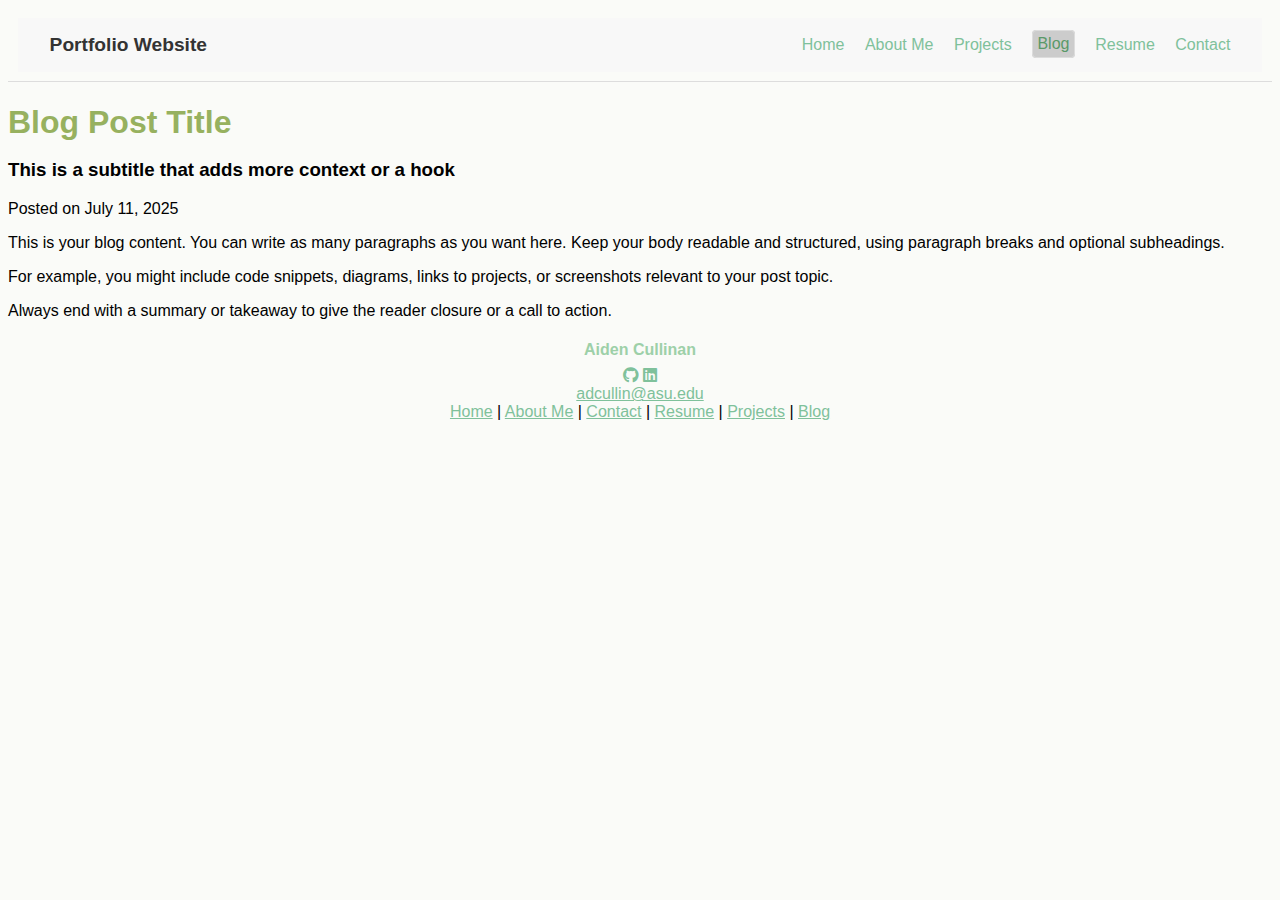
<file: blogposts/blogpost-template.html>
<!DOCTYPE html>
<html lang="en">
    <head>
        <meta charset="UTF-8" />
        <meta name="viewport" content="width=device-width, initial-scale=1.0" />
        <title>Aiden Cullinan | Portfolio</title>
        <link rel="stylesheet" href="../styles.css" />
        <link rel="stylesheet" href="https://cdnjs.cloudflare.com/ajax/libs/font-awesome/6.4.0/css/all.min.css">
    </head>
    <body class="bloglibrary">
        <header>
            <nav class="navbar">
                <div class="nav-left">
                    <a>Portfolio Website</a>    
                </div>
                <div class="nav-right">
                    <a href="../index.html">Home</a>
                    <a href="../aboutme.html">About Me</a>
                    <a href="../projectslibrary.html">Projects</a>
                    <a href="../bloglibrary.html">Blog</a>
                    <a href="../resume.html">Resume</a>
                    <a href="../contact.html">Contact</a>
                </div>
            </nav>
        </header>
        <main class="blog-post-container">
            <article class="blog-post-full">
            <h1 class="blog-title">Blog Post Title</h1>
            <h3 class="blog-subtitle">This is a subtitle that adds more context or a hook</h3>
            <p class="blog-date">Posted on July 11, 2025</p>

            <div class="blog-body">
                <p>
                This is your blog content. You can write as many paragraphs as you want here. Keep your body readable and structured, using paragraph breaks and optional subheadings.
                </p>
                <p>
                For example, you might include code snippets, diagrams, links to projects, or screenshots relevant to your post topic.
                </p>
                <p>
                Always end with a summary or takeaway to give the reader closure or a call to action.
                </p>
            </div>
            </article>
        </main>
        <footer>
            <h4>Aiden Cullinan</h4>
            <div class="social-icons">
                <a href="https://github.com/aidencullinan" target="_blank" aria-label="GitHub">
                    <i class="fab fa-github fs-2x"></i>
                </a>
                <a href="https://www.linkedin.com/in/aidencullinan/" target="_blank" aria-label="LinkedIn">
                    <i class="fab fa-linkedin fs-2x"></i>
                </a>
            </div>
            <div class="email">
                <a href="mailto:adcullin@asu.edu">adcullin@asu.edu</a>
            </div>
            <p>
                <a href="../index.html">Home</a> |
                <a href="../aboutme.html">About Me</a> | 
                <a href="../contact.html">Contact</a> | 
                <a href="../resume.html">Resume</a> | 
                <a href="../projectslibrary.html">Projects</a> | 
                <a href="../bloglibrary.html">Blog</a>
            </p>
        </footer>
    </body>
</html>
</file>
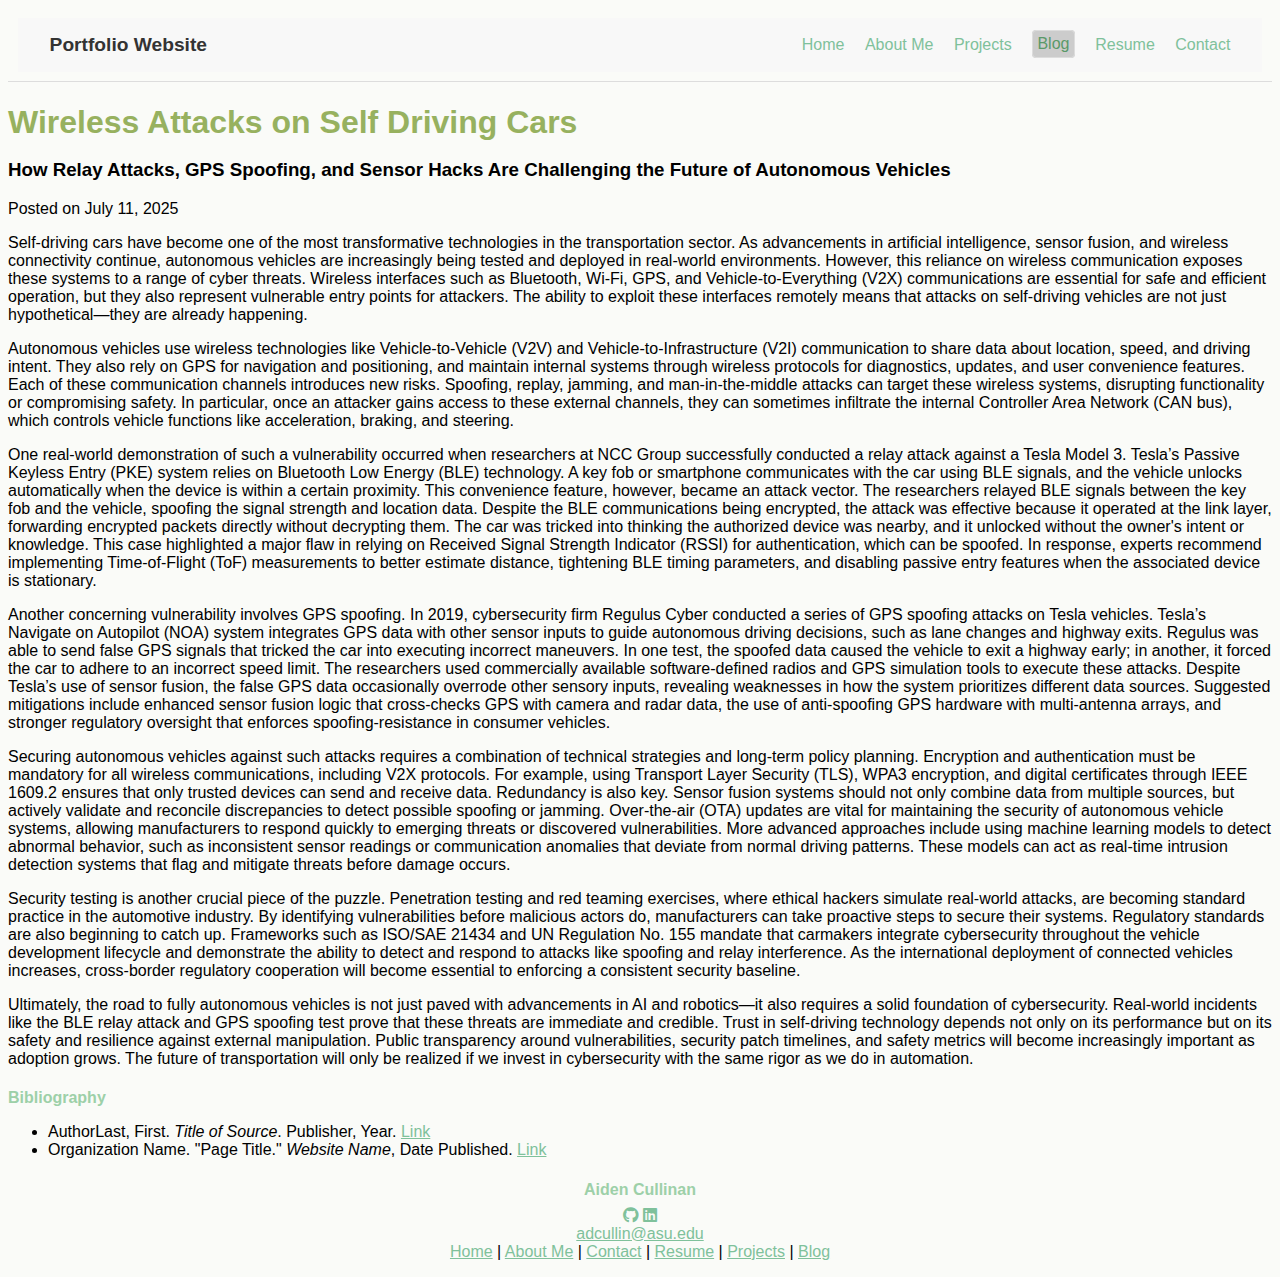
<file: blogposts/blogpost-wirelessattacksselfdrivingcars.html>
<!DOCTYPE html>
<html lang="en">
    <head>
        <meta charset="UTF-8" />
        <meta name="viewport" content="width=device-width, initial-scale=1.0" />
        <title>Aiden Cullinan | Portfolio</title>
        <link rel="stylesheet" href="../styles.css" />
        <link rel="stylesheet" href="https://cdnjs.cloudflare.com/ajax/libs/font-awesome/6.4.0/css/all.min.css">
    </head>
    <body class="bloglibrary">
        <header>
            <nav class="navbar">
                <div class="nav-left">
                    <a>Portfolio Website</a>    
                </div>
                <div class="nav-right">
                    <a href="../index.html">Home</a>
                    <a href="../aboutme.html">About Me</a>
                    <a href="../projectslibrary.html">Projects</a>
                    <a href="../bloglibrary.html">Blog</a>
                    <a href="../resume.html">Resume</a>
                    <a href="../contact.html">Contact</a>
                </div>
            </nav>
        </header>
        <main class="blog-post-container">
            <article class="blog-post-full">
            <h1 class="blog-title">Wireless Attacks on Self Driving Cars</h1>
            <h3 class="blog-subtitle">How Relay Attacks, GPS Spoofing, and Sensor Hacks Are Challenging the Future of Autonomous Vehicles</h3>
            <p class="blog-date">Posted on July 11, 2025</p>

            <div class="blog-body">
                <p>
                Self-driving cars have become one of the most transformative technologies in the transportation sector. As advancements in artificial intelligence, sensor fusion, and wireless connectivity continue, autonomous vehicles are increasingly being tested and deployed in real-world environments. However, this reliance on wireless communication exposes these systems to a range of cyber threats. Wireless interfaces such as Bluetooth, Wi-Fi, GPS, and Vehicle-to-Everything (V2X) communications are essential for safe and efficient operation, but they also represent vulnerable entry points for attackers. The ability to exploit these interfaces remotely means that attacks on self-driving vehicles are not just hypothetical—they are already happening.
                </p>
                <p>
                Autonomous vehicles use wireless technologies like Vehicle-to-Vehicle (V2V) and Vehicle-to-Infrastructure (V2I) communication to share data about location, speed, and driving intent. They also rely on GPS for navigation and positioning, and maintain internal systems through wireless protocols for diagnostics, updates, and user convenience features. Each of these communication channels introduces new risks. Spoofing, replay, jamming, and man-in-the-middle attacks can target these wireless systems, disrupting functionality or compromising safety. In particular, once an attacker gains access to these external channels, they can sometimes infiltrate the internal Controller Area Network (CAN bus), which controls vehicle functions like acceleration, braking, and steering.
	            </p>
                <p>
                One real-world demonstration of such a vulnerability occurred when researchers at NCC Group successfully conducted a relay attack against a Tesla Model 3. Tesla’s Passive Keyless Entry (PKE) system relies on Bluetooth Low Energy (BLE) technology. A key fob or smartphone communicates with the car using BLE signals, and the vehicle unlocks automatically when the device is within a certain proximity. This convenience feature, however, became an attack vector. The researchers relayed BLE signals between the key fob and the vehicle, spoofing the signal strength and location data. Despite the BLE communications being encrypted, the attack was effective because it operated at the link layer, forwarding encrypted packets directly without decrypting them. The car was tricked into thinking the authorized device was nearby, and it unlocked without the owner's intent or knowledge. This case highlighted a major flaw in relying on Received Signal Strength Indicator (RSSI) for authentication, which can be spoofed. In response, experts recommend implementing Time-of-Flight (ToF) measurements to better estimate distance, tightening BLE timing parameters, and disabling passive entry features when the associated device is stationary.
	            </p>
                <p>
                Another concerning vulnerability involves GPS spoofing. In 2019, cybersecurity firm Regulus Cyber conducted a series of GPS spoofing attacks on Tesla vehicles. Tesla’s Navigate on Autopilot (NOA) system integrates GPS data with other sensor inputs to guide autonomous driving decisions, such as lane changes and highway exits. Regulus was able to send false GPS signals that tricked the car into executing incorrect maneuvers. In one test, the spoofed data caused the vehicle to exit a highway early; in another, it forced the car to adhere to an incorrect speed limit. The researchers used commercially available software-defined radios and GPS simulation tools to execute these attacks. Despite Tesla’s use of sensor fusion, the false GPS data occasionally overrode other sensory inputs, revealing weaknesses in how the system prioritizes different data sources. Suggested mitigations include enhanced sensor fusion logic that cross-checks GPS with camera and radar data, the use of anti-spoofing GPS hardware with multi-antenna arrays, and stronger regulatory oversight that enforces spoofing-resistance in consumer vehicles.
	            </p>
                <p>
                Securing autonomous vehicles against such attacks requires a combination of technical strategies and long-term policy planning. Encryption and authentication must be mandatory for all wireless communications, including V2X protocols. For example, using Transport Layer Security (TLS), WPA3 encryption, and digital certificates through IEEE 1609.2 ensures that only trusted devices can send and receive data. Redundancy is also key. Sensor fusion systems should not only combine data from multiple sources, but actively validate and reconcile discrepancies to detect possible spoofing or jamming. Over-the-air (OTA) updates are vital for maintaining the security of autonomous vehicle systems, allowing manufacturers to respond quickly to emerging threats or discovered vulnerabilities. More advanced approaches include using machine learning models to detect abnormal behavior, such as inconsistent sensor readings or communication anomalies that deviate from normal driving patterns. These models can act as real-time intrusion detection systems that flag and mitigate threats before damage occurs.
	            </p>
                <p>
                Security testing is another crucial piece of the puzzle. Penetration testing and red teaming exercises, where ethical hackers simulate real-world attacks, are becoming standard practice in the automotive industry. By identifying vulnerabilities before malicious actors do, manufacturers can take proactive steps to secure their systems. Regulatory standards are also beginning to catch up. Frameworks such as ISO/SAE 21434 and UN Regulation No. 155 mandate that carmakers integrate cybersecurity throughout the vehicle development lifecycle and demonstrate the ability to detect and respond to attacks like spoofing and relay interference. As the international deployment of connected vehicles increases, cross-border regulatory cooperation will become essential to enforcing a consistent security baseline.
	            </p>
                <p>
                Ultimately, the road to fully autonomous vehicles is not just paved with advancements in AI and robotics—it also requires a solid foundation of cybersecurity. Real-world incidents like the BLE relay attack and GPS spoofing test prove that these threats are immediate and credible. Trust in self-driving technology depends not only on its performance but on its safety and resilience against external manipulation. Public transparency around vulnerabilities, security patch timelines, and safety metrics will become increasingly important as adoption grows. The future of transportation will only be realized if we invest in cybersecurity with the same rigor as we do in automation.
                </p>
            </div>
            </article>
            <section class="bibliography">
                <h4>Bibliography</h4>
                <ul>
                    <li>
                    AuthorLast, First. <em>Title of Source</em>. Publisher, Year. 
                    <a href="https://example.com" target="_blank">Link</a>
                    </li>
                    <li>
                    Organization Name. "Page Title." <em>Website Name</em>, Date Published. 
                    <a href="https://example.com" target="_blank">Link</a>
                    </li>
                    <!-- Add more list items as needed -->
                </ul>
            </section>
        </main>
        <footer>
            <h4>Aiden Cullinan</h4>
            <div class="social-icons">
                <a href="https://github.com/aidencullinan" target="_blank" aria-label="GitHub">
                    <i class="fab fa-github fs-2x"></i>
                </a>
                <a href="https://www.linkedin.com/in/aidencullinan/" target="_blank" aria-label="LinkedIn">
                    <i class="fab fa-linkedin fs-2x"></i>
                </a>
            </div>
            <div class="email">
                <a href="mailto:adcullin@asu.edu">adcullin@asu.edu</a>
            </div>
            <p>
                <a href="../index.html">Home</a> |
                <a href="../aboutme.html">About Me</a> | 
                <a href="../contact.html">Contact</a> | 
                <a href="../resume.html">Resume</a> | 
                <a href="../projectslibrary.html">Projects</a> | 
                <a href="../bloglibrary.html">Blog</a>
            </p>
        </footer>
    </body>
</html>
</file>
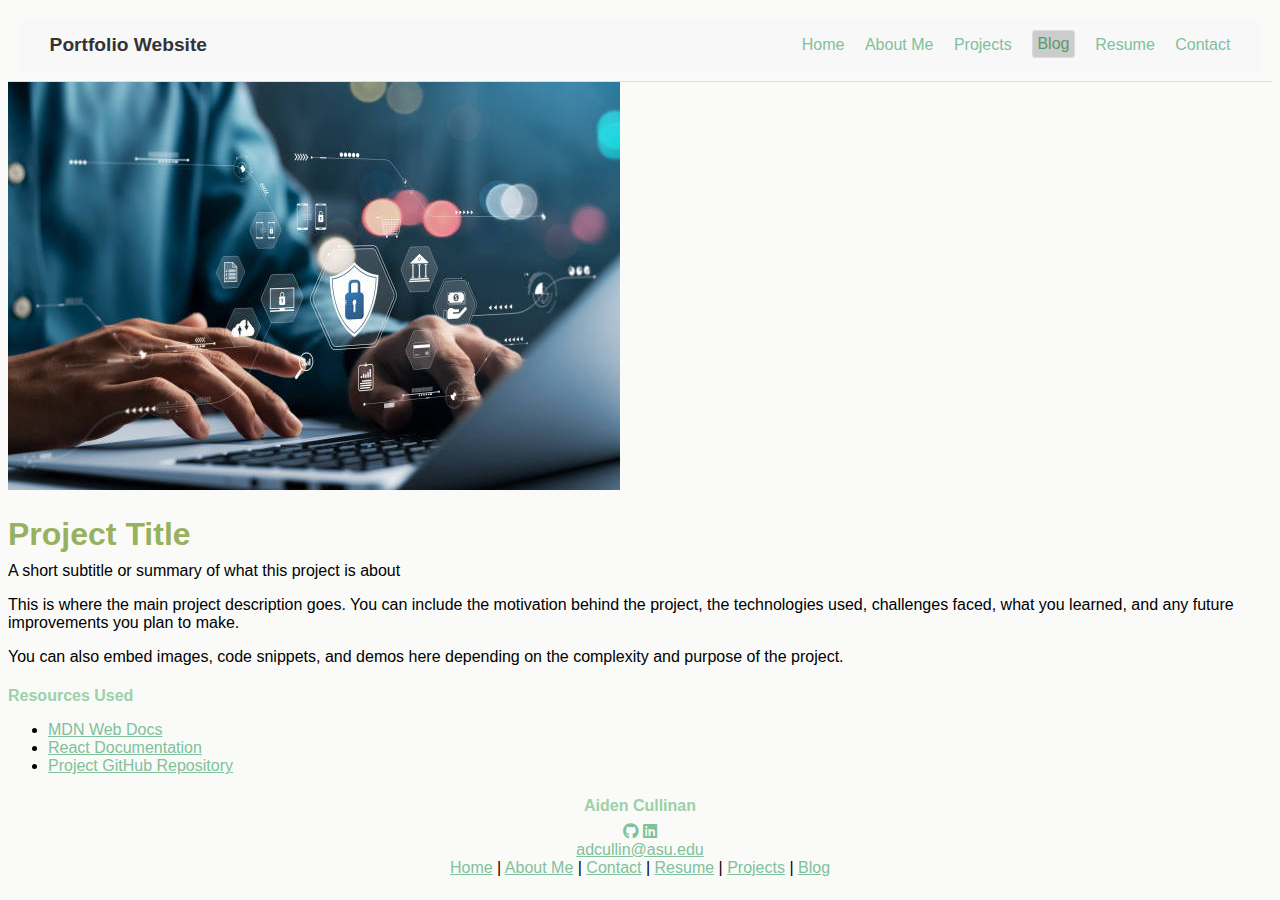
<file: projectposts/projectpost-template.html>
<!DOCTYPE html>
<html lang="en">
    <head>
        <meta charset="UTF-8" />
        <meta name="viewport" content="width=device-width, initial-scale=1.0" />
        <title>Aiden Cullinan | Portfolio</title>
        <link rel="stylesheet" href="../styles.css" />
        <link rel="stylesheet" href="https://cdnjs.cloudflare.com/ajax/libs/font-awesome/6.4.0/css/all.min.css">
    </head>
    <body class="bloglibrary">
        <header>
            <nav class="navbar">
                <div class="nav-left">
                    <a>Portfolio Website</a>    
                </div>
                <div class="nav-right">
                    <a href="../index.html">Home</a>
                    <a href="../aboutme.html">About Me</a>
                    <a href="../projectslibrary.html">Projects</a>
                    <a href="../bloglibrary.html">Blog</a>
                    <a href="../resume.html">Resume</a>
                    <a href="../contact.html">Contact</a>
                </div>
            </nav>
        </header>

  <main class="project-container">
    <!-- Banner Image -->
    <div class="project-banner">
      <img src="../images/project1image.jpg" alt="Project Banner">
    </div>

    <!-- Project Content -->
    <article class="project-content">
      <h1>Project Title</h1>
      <p class="subtitle">A short subtitle or summary of what this project is about</p>

      <section class="project-body">
        <p>This is where the main project description goes. You can include the motivation behind the project, the technologies used, challenges faced, what you learned, and any future improvements you plan to make.</p>

        <p>You can also embed images, code snippets, and demos here depending on the complexity and purpose of the project.</p>
      </section>

      <!-- Resources Used -->
      <section class="project-resources">
        <h4>Resources Used</h4>
        <ul>
          <li><a href="https://developer.mozilla.org/" target="_blank">MDN Web Docs</a></li>
          <li><a href="https://reactjs.org/" target="_blank">React Documentation</a></li>
          <li><a href="https://github.com/aidencullinan/project-repo" target="_blank">Project GitHub Repository</a></li>
        </ul>
      </section>
    </article>
  </main>
  <footer>
        <h4>Aiden Cullinan</h4>
        <div class="social-icons">
            <a href="https://github.com/aidencullinan" target="_blank" aria-label="GitHub">
                <i class="fab fa-github fs-2x"></i>
            </a>
            <a href="https://www.linkedin.com/in/aidencullinan/" target="_blank" aria-label="LinkedIn">
                <i class="fab fa-linkedin fs-2x"></i>
            </a>
        </div>
        <div class="email">
            <a href="mailto:adcullin@asu.edu">adcullin@asu.edu</a>
        </div>
        <p>
            <a href="../index.html">Home</a> |
            <a href="../aboutme.html">About Me</a> | 
            <a href="../contact.html">Contact</a> | 
            <a href="../resume.html">Resume</a> | 
            <a href="../projectslibrary.html">Projects</a> | 
            <a href="../bloglibrary.html">Blog</a>
        </p>
    </footer>
</body>
</html>
</file>
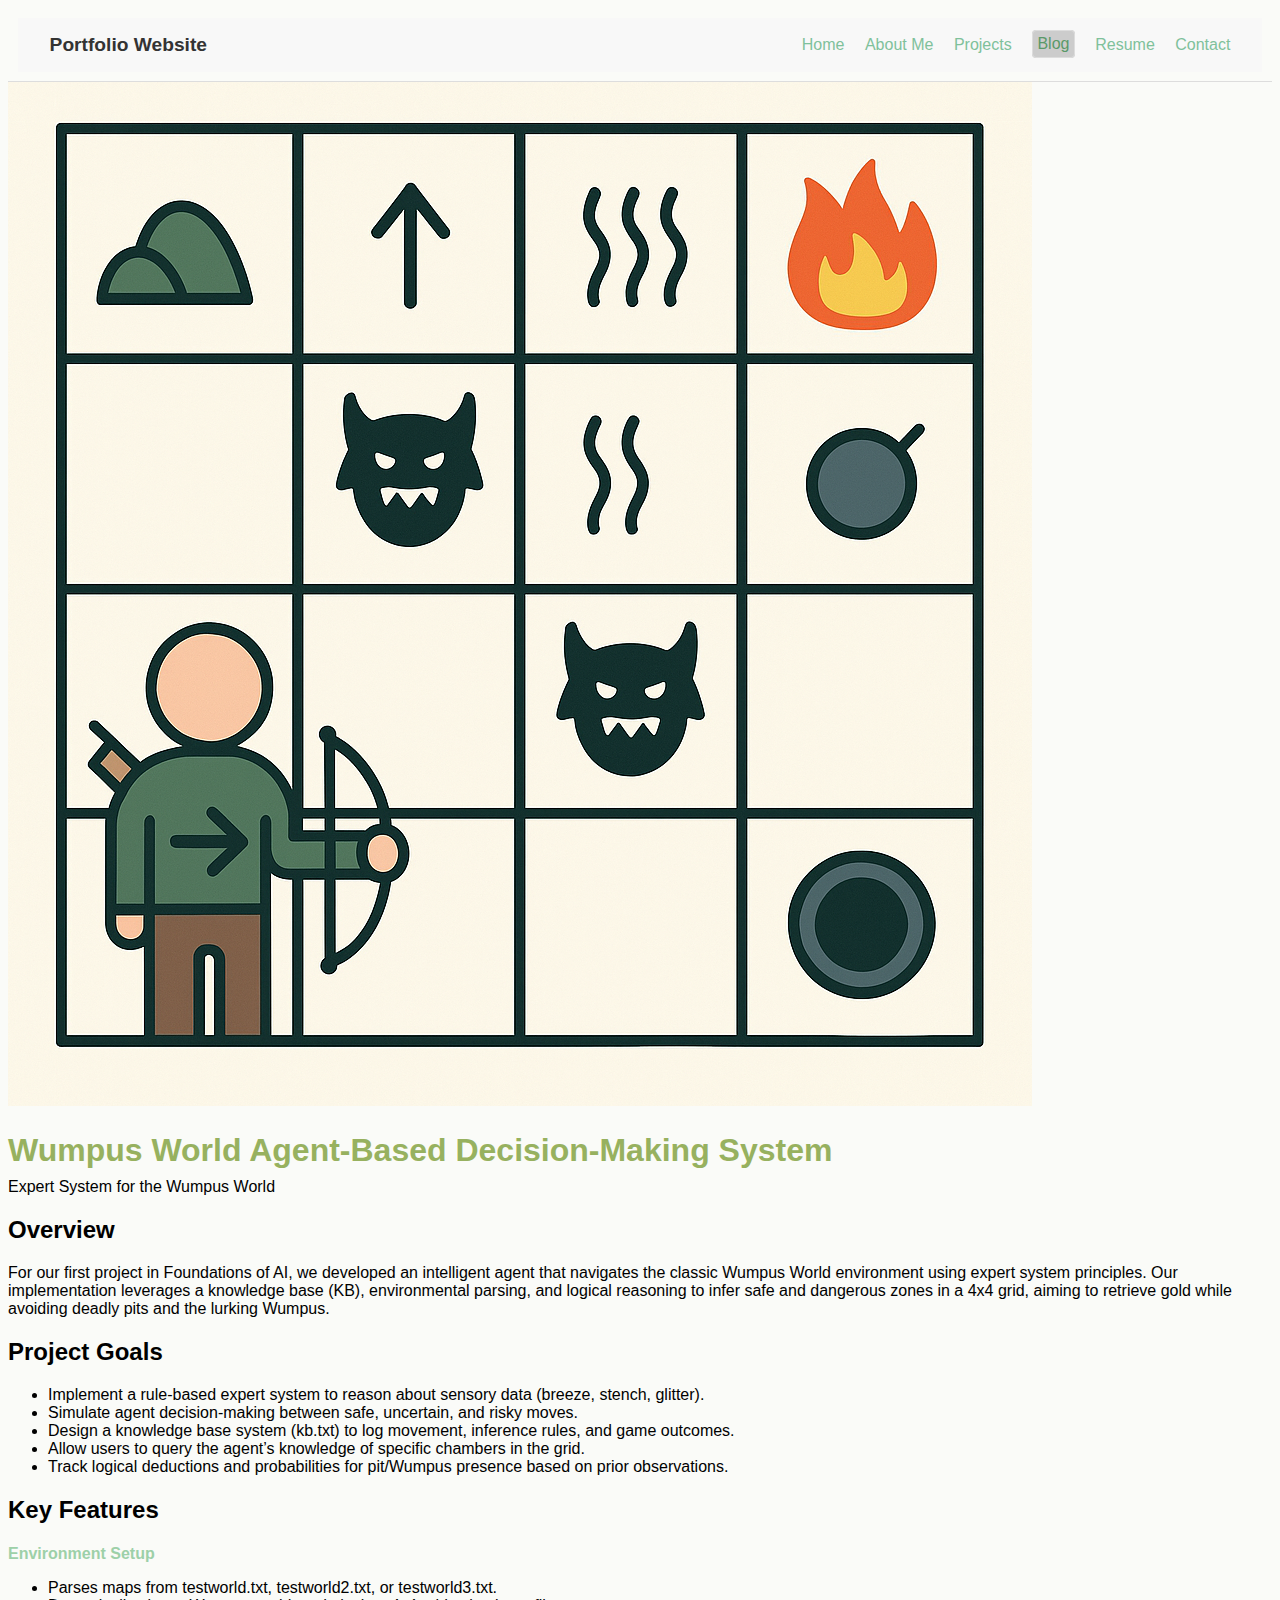
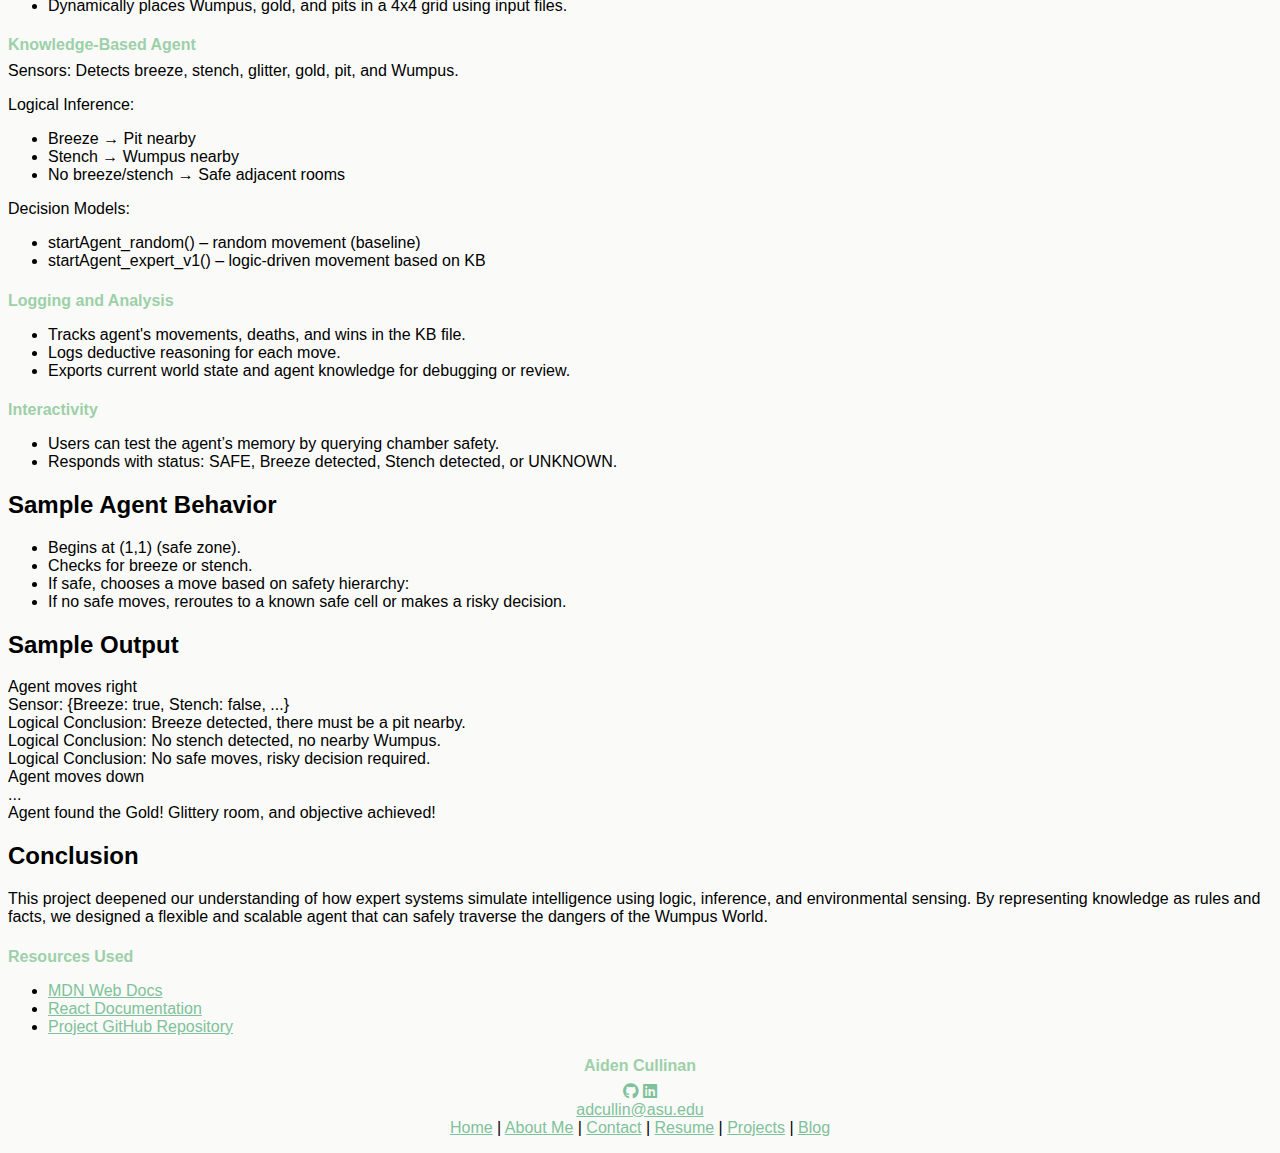
<file: projectposts/projectpost-wumpusworld.html>
<!DOCTYPE html>
<html lang="en">
    <head>
        <meta charset="UTF-8" />
        <meta name="viewport" content="width=device-width, initial-scale=1.0" />
        <title>Aiden Cullinan | Portfolio</title>
        <link rel="stylesheet" href="../styles.css" />
        <link rel="stylesheet" href="https://cdnjs.cloudflare.com/ajax/libs/font-awesome/6.4.0/css/all.min.css">
    </head>
    <body class="bloglibrary">
        <header>
            <nav class="navbar">
                <div class="nav-left">
                    <a>Portfolio Website</a>    
                </div>
                <div class="nav-right">
                    <a href="../index.html">Home</a>
                    <a href="../aboutme.html">About Me</a>
                    <a href="../projectslibrary.html">Projects</a>
                    <a href="../bloglibrary.html">Blog</a>
                    <a href="../resume.html">Resume</a>
                    <a href="../contact.html">Contact</a>
                </div>
            </nav>
        </header>

  <main class="project-container">
    <!-- Banner Image -->
    <div class="project-banner">
      <img src="../images/wumpusimage.png" alt="Project Banner">
    </div>

    <!-- Project Content -->
    <article class="project-content">
      <h1>Wumpus World Agent-Based Decision-Making System</h1>
      <p class="subtitle">Expert System for the Wumpus World</p>
      <section class="project-body">
        <h2>Overview</h2>
        <p>For our first project in Foundations of AI, we developed an intelligent agent that navigates the classic Wumpus World environment using expert system principles. Our implementation leverages a knowledge base (KB), environmental parsing, and logical reasoning to infer safe and dangerous zones in a 4x4 grid, aiming to retrieve gold while avoiding deadly pits and the lurking Wumpus.</p>
        <h2>Project Goals</h2>
        <p>
          <ul>
            <li>Implement a rule-based expert system to reason about sensory data (breeze, stench, glitter).</li>
            <li>Simulate agent decision-making between safe, uncertain, and risky moves.</li>
            <li>Design a knowledge base system (kb.txt) to log movement, inference rules, and game outcomes.</li>
            <li>Allow users to query the agent’s knowledge of specific chambers in the grid.</li>
            <li>Track logical deductions and probabilities for pit/Wumpus presence based on prior observations.</li>
          </ul>
        </p>
        <h2>Key Features</h2>
        <h4>Environment Setup</h4>
        <ul>
          <li>Parses maps from testworld.txt, testworld2.txt, or testworld3.txt.</li>
          <li>Dynamically places Wumpus, gold, and pits in a 4x4 grid using input files.</li>
        </ul>
        <h4>Knowledge-Based Agent</h4>
        <p>Sensors: Detects breeze, stench, glitter, gold, pit, and Wumpus.</p>
        <p>Logical Inference:</p>
          <ul>
            <li>Breeze → Pit nearby</li>
            <li>Stench → Wumpus nearby</li>
            <li>No breeze/stench → Safe adjacent rooms</li>
          </ul>
          <p>Decision Models:</p>
          <ul>
            <li>startAgent_random() – random movement (baseline)</li>
            <li>startAgent_expert_v1() – logic-driven movement based on KB</li>
          </ul>
        <h4>Logging and Analysis</h4>
          <ul>
            <li>Tracks agent's movements, deaths, and wins in the KB file.</li>
            <li>Logs deductive reasoning for each move.</li>
            <li>Exports current world state and agent knowledge for debugging or review.</li>
          </ul>
        <h4>Interactivity</h4>
          <ul>
            <li>Users can test the agent’s memory by querying chamber safety.</li>
            <li>Responds with status: SAFE, Breeze detected, Stench detected, or UNKNOWN.</li>
          </ul>
        <h2>Sample Agent Behavior</h2>
          <ul>
            <li>Begins at (1,1) (safe zone).</li>
            <li>Checks for breeze or stench.</li>
            <li>If safe, chooses a move based on safety hierarchy:</li>
            <li>If no safe moves, reroutes to a known safe cell or makes a risky decision.</li>
          </ul>
        <h2>Sample Output</h2>
        <p>
          Agent moves right<br>
          Sensor: {Breeze: true, Stench: false, ...}<br>
          Logical Conclusion: Breeze detected, there must be a pit nearby.<br>
          Logical Conclusion: No stench detected, no nearby Wumpus.<br>
          Logical Conclusion: No safe moves, risky decision required.<br>
          Agent moves down<br>
          ...<br>
          Agent found the Gold! Glittery room, and objective achieved!
        </p>
        <h2>Conclusion</h2>
        <p>This project deepened our understanding of how expert systems simulate intelligence using logic, inference, and environmental sensing. By representing knowledge as rules and facts, we designed a flexible and scalable agent that can safely traverse the dangers of the Wumpus World.</p>
      </section>

      <!-- Resources Used -->
      <section class="project-resources">
        <h4>Resources Used</h4>
        <ul>
          <li><a href="https://developer.mozilla.org/" target="_blank">MDN Web Docs</a></li>
          <li><a href="https://reactjs.org/" target="_blank">React Documentation</a></li>
          <li><a href="https://github.com/aidencullinan/project-repo" target="_blank">Project GitHub Repository</a></li>
        </ul>
      </section>
    </article>
  </main>
  <footer>
        <h4>Aiden Cullinan</h4>
        <div class="social-icons">
            <a href="https://github.com/aidencullinan" target="_blank" aria-label="GitHub">
                <i class="fab fa-github fs-2x"></i>
            </a>
            <a href="https://www.linkedin.com/in/aidencullinan/" target="_blank" aria-label="LinkedIn">
                <i class="fab fa-linkedin fs-2x"></i>
            </a>
        </div>
        <div class="email">
            <a href="mailto:adcullin@asu.edu">adcullin@asu.edu</a>
        </div>
        <p>
            <a href="../index.html">Home</a> |
            <a href="../aboutme.html">About Me</a> | 
            <a href="../contact.html">Contact</a> | 
            <a href="../resume.html">Resume</a> | 
            <a href="../projectslibrary.html">Projects</a> | 
            <a href="../bloglibrary.html">Blog</a>
        </p>
    </footer>
</body>
</html>
</file>
<file: styles.css>
/* ========== General ========== */
body {
    font-family: Arial, Helvetica, sans-serif;
    background: #fafbf8;
}

a {
    color: #7fc19b;
}

p {
    margin-top: 0;
}

h1 {
    color: #97b15f;
    margin-bottom: .3em;
}

h4 {
    color: #9dd0a8;
    margin-bottom: .5em;
}

/* ========== Header & Navigation ========== */
header {
    text-align: right;
    padding: .6rem;
    border-bottom: 1px solid #dddddd;
}

.navbar {
    display: flex;
    justify-content: space-between;
    align-items: center;
    padding: 1rem 2rem;
    background-color: #f8f8f8;
}

.nav-left a {
    font-weight: bold;
    font-size: 1.2rem;
    text-decoration: none;
    color: #333333;
}

.nav-right a {
    margin-left: 1rem;
    text-decoration: none;
}

/* ========== Active Page Links ========== */
body.home .nav-right a:first-of-type,
body.aboutme .nav-right a:nth-of-type(2),
body.projectslibrary .nav-right a:nth-of-type(3),
body.bloglibrary .nav-right a:nth-of-type(4),
body.resume .nav-right a:nth-of-type(5),
body.contact .nav-right a:nth-of-type(6) {
    border: 1px solid #ddd;
    border-radius: 4px;
    padding: .27em;
    background-color: #cccccc;
    color: #5a9968;
}

/* ========== Hero Section ========== */
.hero {
    text-align: center;
    vertical-align: middle;
    padding: 10em;
    border-bottom: 1px solid #dddddd;
}

body.home .hero a {
    border: 1px solid #ddd;
    border-radius: 8px;
    padding: .4em;
    text-decoration: none;
    box-shadow: 0 2px 4px rgba(0, 0, 0, 0.05);
    background-color: #97b15f;
    color: #3e3e3e;
}

.home .hero a:nth-of-type(1) {
    background-color: #9dd0a8;
}

body.contact .hero a {
    text-decoration: none;
    background-color: white;
}

/* ========== Page Specific Styles ========== */
body.home .blog-post p {
    font-size: small;
}

body.aboutme a {
    text-decoration: none;
}

/* ========== Contact Form ========== */
.contact-form {
  display: flex;
  flex-direction: column;
  max-width: 500px;
  margin: 0 auto;
  gap: 10px;
  color: #97b15f;
}

.contact-form label {
  font-weight: bold;
  color: #7fc19b;
}

.contact-form input,
.contact-form textarea {
  padding: 10px;
  font-size: 1rem;
  border: 1px solid #ccc;
  border-radius: 4px;
}

.contact-form button {
  padding: 10px;
  font-size: 1rem;
  background-color: #333;
  color: white;
  border: none;
  border-radius: 4px;
  cursor: pointer;
  background-color: #7fc19b;
}

.contact-form button:hover {
  background-color: #65997b;
}


/* ========== Projects ========== */
.project-card {
    background-color: #f9f9f9;
    border: 1px solid #dddddd;
    border-radius: 8px;
    box-shadow: 0 2px 4px rgba(0, 0, 0, 0.05);
    transition: transform 0.2s ease;
    margin-top: auto;
}

.project-card img {
    max-height: 180px;
    object-fit: cover;
    width: 100%;
    border-top-left-radius: 4px;
    border-top-right-radius: 4px;
}

.project-grid {
    display: grid;
    grid-template-columns: repeat(auto-fit, minmax(250px, 1fr));
    gap: 1.5rem;
    padding: 1rem;
    text-align: center;
    border-bottom: 1px solid #dddddd;
}

.project-title {
    margin-top: auto;
    padding-bottom: .3em;
}

/* ========== Blog ========== */
.blog-grid {
    display: grid;
    grid-template-columns: repeat(auto-fit, minmax(250px, 1fr));
    gap: 1.5rem;
    padding: 1rem;
    text-align: center;
    border-bottom: 1px solid #dddddd;
}

.blog-post {
    background-color: #f9f9f9;
    border: 1px solid #dddddd;
    padding: 1rem;
    border-radius: 8px;
    box-shadow: 0 2px 4px rgba(0, 0, 0, 0.05);
    transition: transform 0.2s ease;
}

/* ========== Resume Page (Themed) ========== */
.resume-section {
  padding: 50px 20px;
  background-color: #fafbf8; /* matches site background */
  text-align: center;
}

.resume-section h2 {
  font-size: 2rem;
  margin-bottom: 20px;
  color: #97b15f; /* site header color */
}

.btn-download {
  display: inline-block;
  padding: 10px 20px;
  background-color: #7fc19b; /* site accent */
  color: #fff;
  border-radius: 5px;
  text-decoration: none;
  margin-bottom: 30px;
  font-weight: bold;
}

.btn-download:hover {
  background-color: #65997b; /* darker accent on hover */
}

.resume-grid {
  display: grid;
  grid-template-columns: repeat(auto-fit, minmax(300px, 1fr));
  gap: 30px;
  text-align: left;
  max-width: 1000px;
  margin: 0 auto;
}

.resume-block {
  background-color: #ffffff;
  padding: 20px;
  border-radius: 8px;
  box-shadow: 0 4px 8px rgba(0,0,0,0.05);
  border: 1px solid #dddddd;
}

.resume-block h3 {
  font-size: 1.2rem;
  color: #7fc19b; /* match labels and links */
  margin-bottom: 10px;
}

.resume-block ul {
  padding-left: 20px;
  list-style-type: disc;
  color: #3e3e3e;
}

.resume-block p {
  color: #3e3e3e;
}



/* ========== Footer ========== */
footer {
    text-align: center;
}

footer .social-icons a {
    text-decoration: none;
}
</file>
